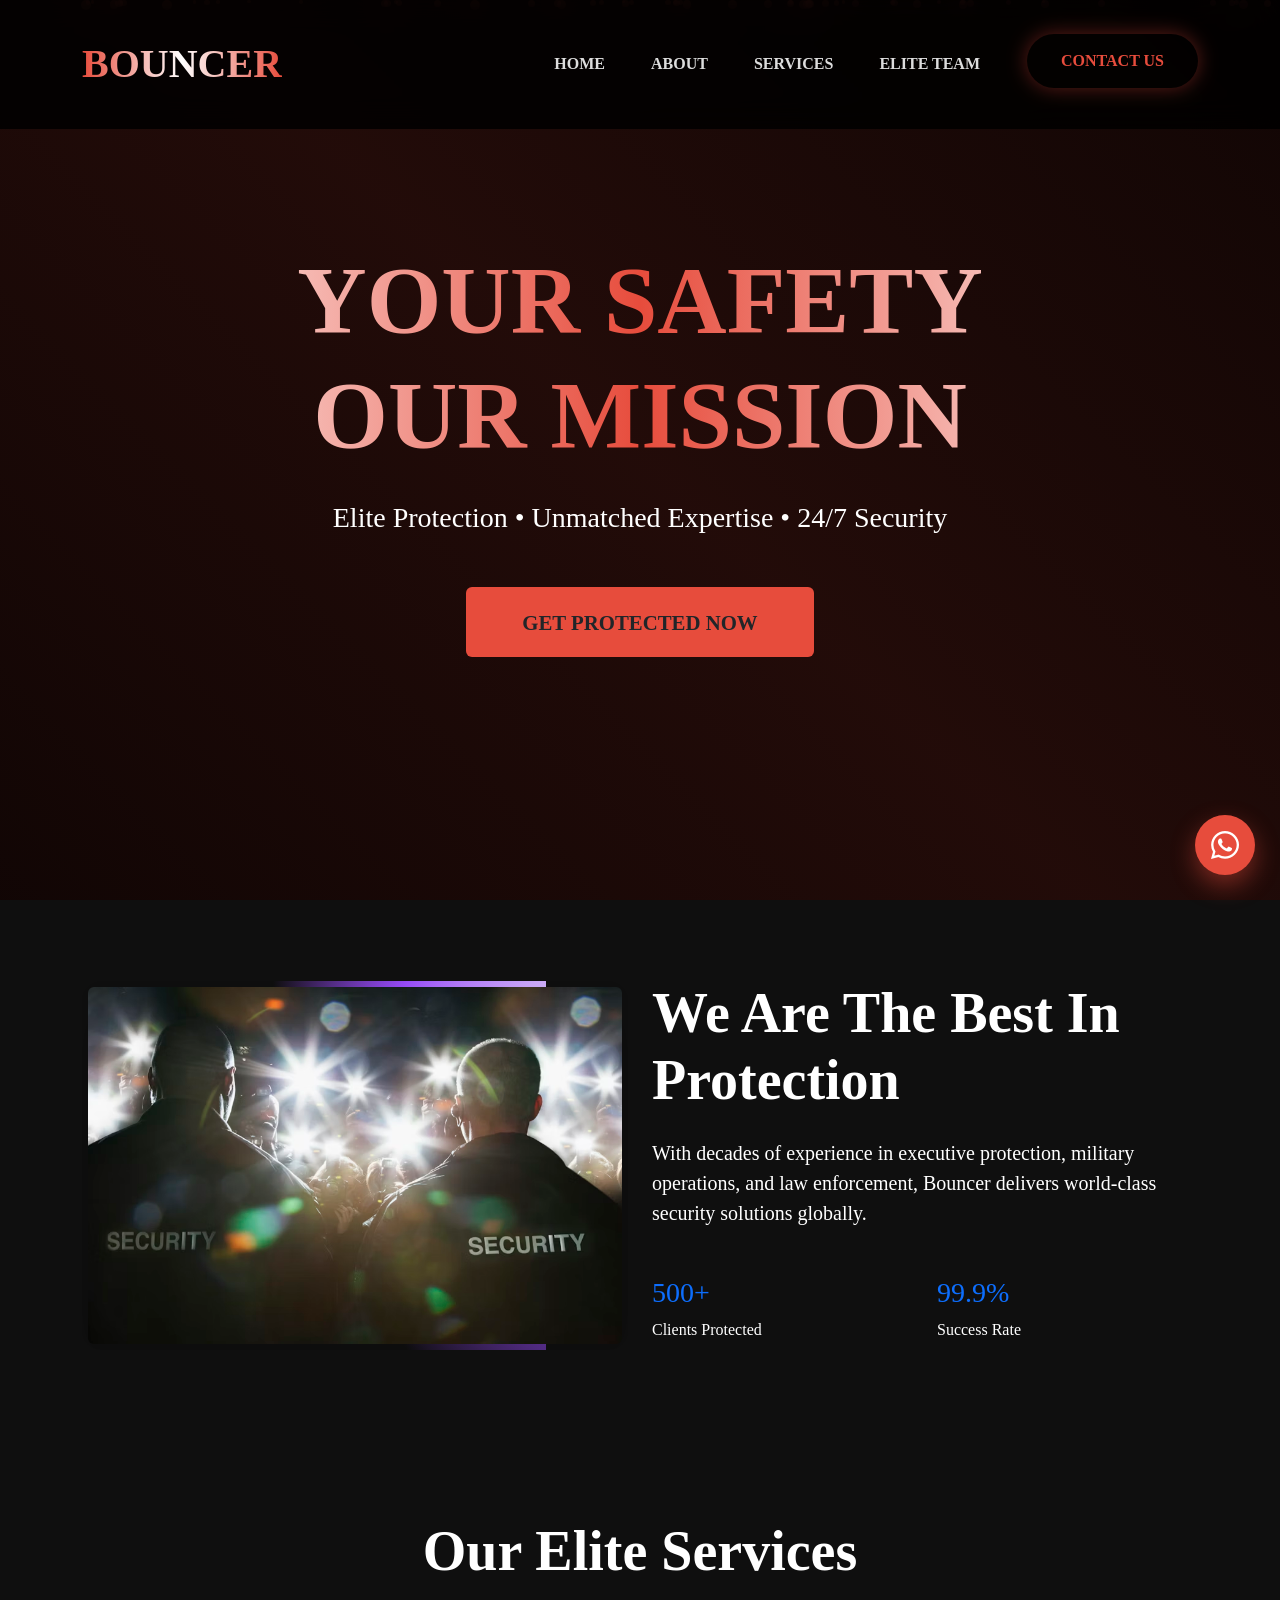
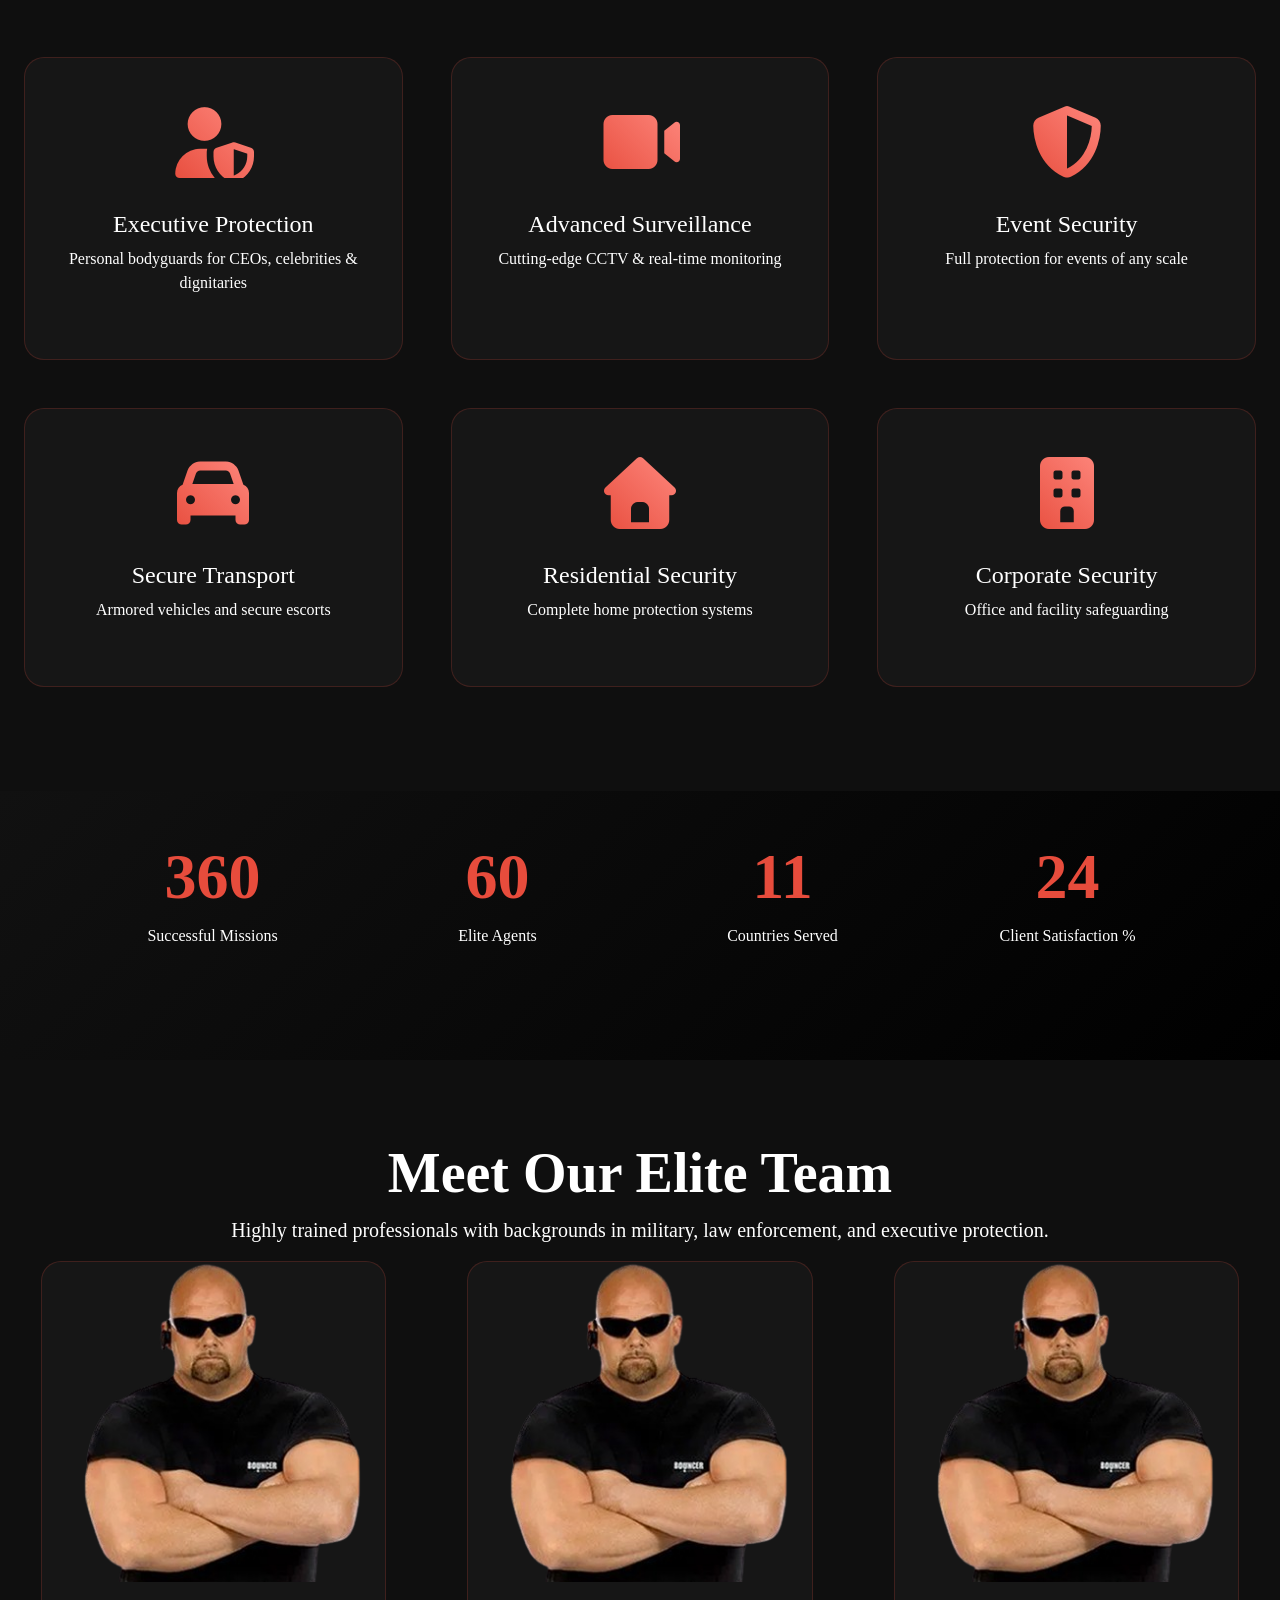
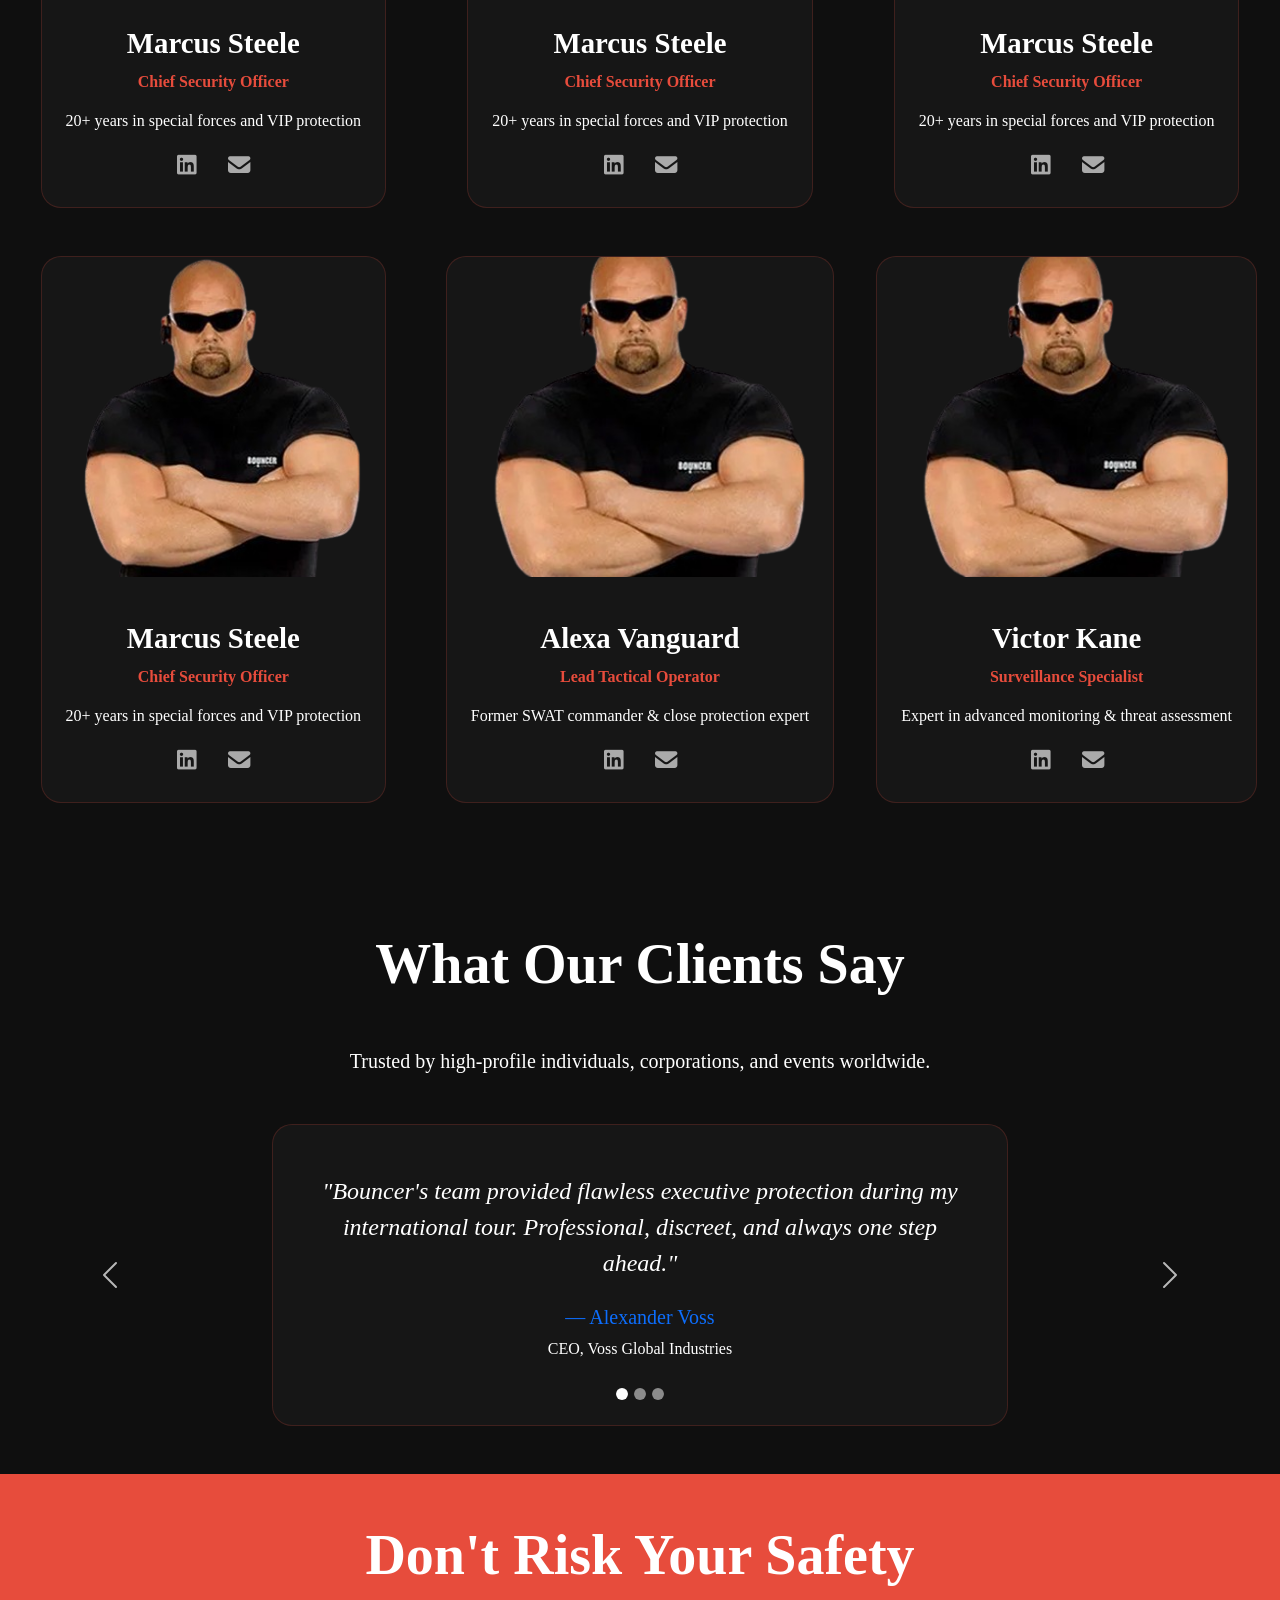
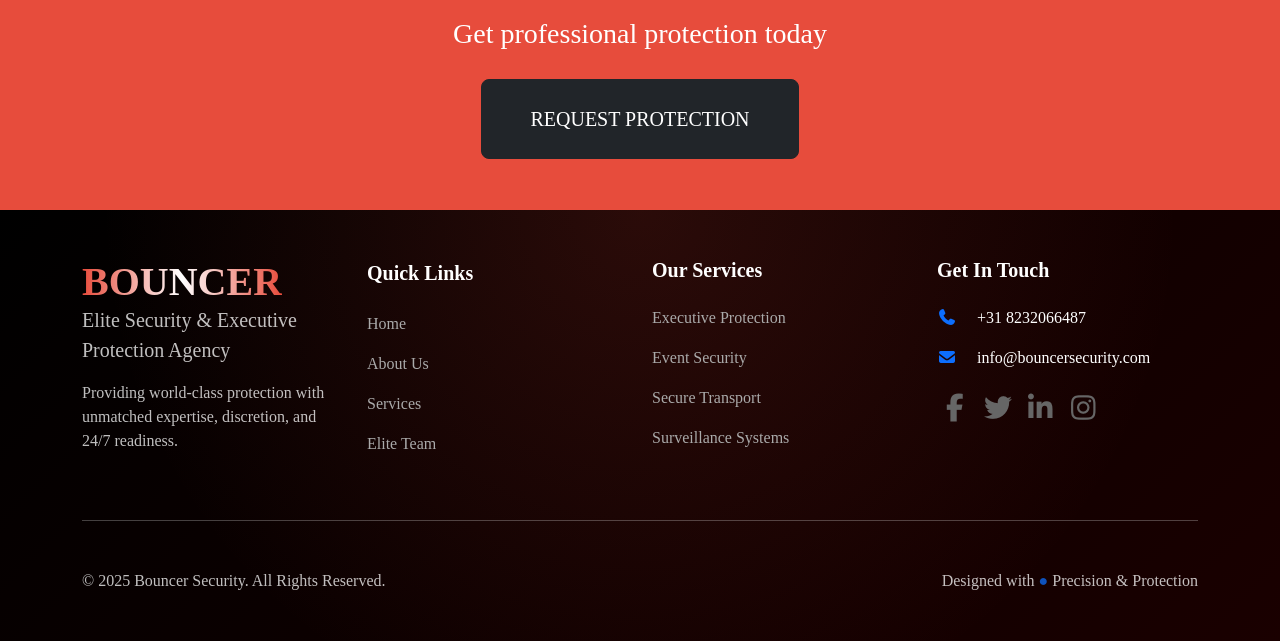
<file: index.html>
<!DOCTYPE html>
<html lang="en">
  <head>
    <meta charset="UTF-8" />
    <meta name="viewport" content="width=device-width, initial-scale=1.0" />
    <title>BOUNCER</title>
    <link
      rel="icon"
      href="./assets/img/bodyguard-icon.png"
      type="image/bodyguard-icon"
    />

    <link rel="stylesheet" href="./bootstrap/css/bootstrap.min.css" />
    <link rel="stylesheet" href="./fontawesome/css/all.min.css" />

    <link rel="stylesheet" href="./css-folder/style.css" />
  </head>
  <body>
    <!-- Enhanced Navbar -->
    <nav class="navbar navbar-expand-lg navbar-dark fixed-top">
      <div class="container">
        <a class="navbar-brand" href="./index.html">BOUNCER</a>
        <button
          class="navbar-toggler"
          type="button"
          data-bs-toggle="collapse"
          data-bs-target="#navbarNav"
          aria-controls="navbarNav"
          aria-expanded="false"
          aria-label="Toggle navigation"
        >
          <span class="nav-icon nav-hamburger">
            <i class="fas fa-bars"></i>
          </span>
          <span class="nav-icon nav-close">
            <i class="fas fa-times"></i>
          </span>
        </button>

        <div class="collapse navbar-collapse" id="navbarNav">
          <ul class="navbar-nav ms-auto">
            <li class="nav-item">
              <a class="nav-link" href="./index.html">Home</a>
            </li>
            <li class="nav-item">
              <a class="nav-link" href="./about.html">About</a>
            </li>
            <li class="nav-item">
              <a class="nav-link" href="#services">Services</a>
            </li>
            <li class="nav-item">
              <a class="nav-link" href="#EliteTeam">Elite Team</a>
            </li>
          </ul>

          <!-- Contact Us Button (separate from regular links) -->
          <div class="ms-lg-4 mt-3 mt-lg-0">
            <a href="./contact.html" class="btn contact-nav-btn">Contact Us</a>
          </div>
        </div>
      </div>
    </nav>

    <main>
      <!-- Floating Particles -->
      <div id="particles"></div>

      <!-- Hero -->
      <section id="home" class="hero text-center">
        <div class="container position-relative" style="z-index: 2">
          <h1>YOUR SAFETY<br />OUR MISSION</h1>
          <p class="lead mt-4 mb-5 fs-3">
            Elite Protection • Unmatched Expertise • 24/7 Security
          </p>
          <a href="./contact.html" class="btn btn-primary-glow"
            >GET PROTECTED NOW</a
          >
        </div>
      </section>

      <!-- About -->
      <section id="about" class="section-dark">
        <div class="container">
          <div class="row align-items-center">
            <div class="col-lg-6 fade-in">
              <div class="glow-border">
                <img
                  src="./assets/img/guard.avif"
                  class="img-fluid rounded shadow-lg"
                  alt="Team"
                />
              </div>
            </div>

            <div class="col-lg-6 fade-in">
              <h2 class="display-4 fw-bold mb-4">
                We Are The Best In Protection
              </h2>
              <p
                class="lead text-center text-md-start"
                style="text-align: justify"
              >
                With decades of experience in executive protection, military
                operations, and law enforcement, Bouncer delivers world-class
                security solutions globally.
              </p>
              <div class="row mt-5">
                <div class="col-6">
                  <h3 class="text-primary">500+</h3>
                  <p>Clients Protected</p>
                </div>
                <div class="col-6">
                  <h3 class="text-primary">99.9%</h3>
                  <p>Success Rate</p>
                </div>
              </div>
            </div>
          </div>
        </div>
      </section>

      <!-- old Services -->
      <!-- services -->
      <!-- <section id="services" class="section-dark">
        <div class="container">
          <h2 class="text-center display-4 fw-bold mb-5 fade-in">
            Our Elite Services
          </h2>
          <div class="row g-5">
            <div class="col-md-4 fade-in p-0">
              <div class="service-card text-center">
                <i class="fas fa-user-shield service-icon"></i>
                <h4>Executive Protection</h4>
                <p>Personal bodyguards for CEOs, celebrities & dignitaries</p>
              </div>
            </div>

            <div class="col-md-4 fade-in p-0">
              <div class="service-card text-center">
                <i class="fas fa-video service-icon"></i>
                <h4>Advanced Surveillance</h4>
                <p>Cutting-edge CCTV & real-time monitoring</p>
              </div>
            </div>

            <div class="col-md-4 fade-in p-0">
              <div class="service-card text-center">
                <i class="fas fa-shield-alt service-icon"></i>
                <h4>Event Security</h4>
                <p>Full protection for events of any scale</p>
              </div>
            </div>

            <div class="col-md-4 fade-in p-0">
              <div class="service-card text-center">
                <i class="fas fa-car service-icon"></i>
                <h4>Secure Transport</h4>
                <p>Armored vehicles and secure escorts</p>
              </div>
            </div>

            <div class="col-md-4 fade-in p-0">
              <div class="service-card text-center">
                <i class="fas fa-home service-icon"></i>
                <h4>Residential Security</h4>
                <p>Complete home protection systems</p>
              </div>
            </div>

            <div class="col-md-4 fade-in p-0">
              <div class="service-card text-center">
                <i class="fas fa-building service-icon"></i>
                <h4>Corporate Security</h4>
                <p>Office and facility safeguarding</p>
              </div>
            </div>
          </div>
        </div>
      </section> -->

      <!-- New Services -->
      <section id="services" class="section-dark">
        <div class="container-fluid px-0">
          <h2 class="text-center display-4 fw-bold mb-5 fade-in">
            Our Elite Services
          </h2>

          <div class="row g-0">
            <div class="col-md-4 fade-in p-3 p-md-4">
              <div class="service-card text-center">
                <i class="fas fa-user-shield service-icon"></i>
                <h4>Executive Protection</h4>
                <p>Personal bodyguards for CEOs, celebrities & dignitaries</p>
              </div>
            </div>
            <div class="col-md-4 fade-in p-3 p-md-4">
              <div class="service-card text-center">
                <i class="fas fa-video service-icon"></i>
                <h4>Advanced Surveillance</h4>
                <p>Cutting-edge CCTV & real-time monitoring</p>
              </div>
            </div>
            <div class="col-md-4 fade-in p-3 p-md-4">
              <div class="service-card text-center">
                <i class="fas fa-shield-alt service-icon"></i>
                <h4>Event Security</h4>
                <p>Full protection for events of any scale</p>
              </div>
            </div>
          </div>
          <div class="row g-0">
            <div class="col-md-4 fade-in p-3 p-md-4">
              <div class="service-card text-center">
                <i class="fas fa-car service-icon"></i>
                <h4>Secure Transport</h4>
                <p>Armored vehicles and secure escorts</p>
              </div>
            </div>
            <div class="col-md-4 fade-in p-3 p-md-4">
              <div class="service-card text-center">
                <i class="fas fa-home service-icon"></i>
                <h4>Residential Security</h4>
                <p>Complete home protection systems</p>
              </div>
            </div>
            <div class="col-md-4 fade-in p-3 p-md-4">
              <div class="service-card text-center">
                <i class="fas fa-building service-icon"></i>
                <h4>Corporate Security</h4>
                <p>Office and facility safeguarding</p>
              </div>
            </div>
          </div>
        </div>
      </section>

      <!-- Stats -->
      <section
        id="stats"
        class="py-5"
        style="background: linear-gradient(135deg, #111, #000)"
      >
        <div class="container">
          <div class="row text-center">
            <div class="col-md-3 mb-5 fade-in">
              <h3 class="counter" data-target="1500">0</h3>
              <p>Successful Missions</p>
            </div>
            <div class="col-md-3 mb-5 fade-in">
              <h3 class="counter" data-target="250">0</h3>
              <p>Elite Agents</p>
            </div>
            <div class="col-md-3 mb-5 fade-in">
              <h3 class="counter" data-target="45">0</h3>
              <p>Countries Served</p>
            </div>
            <div class="col-md-3 mb-5 fade-in">
              <h3 class="counter" data-target="100">0</h3>
              <p>Client Satisfaction %</p>
            </div>
          </div>
        </div>
      </section>

      <!-- old-code -->
      <!-- Our Team Section -->
      <!-- <section id="EliteTeam" class="section-dark">
        <div class="container">
          <h2 class="text-center display-4 fw-bold mb-5 fade-in">
            Meet Our Elite Team
          </h2>
          <p
            class="text-center lead mb-5 fade-in"
            style="max-width: 800px; margin: 0 auto"
          >
            Highly trained professionals with backgrounds in military, law
            enforcement, and executive protection.
          </p>
          <div class="row g-5">
            <div class="col-md-4 fade-in">
              <div class="team-card">
                <img
                  src="https://images.unsplash.com/photo-1506794778202-cad84cf45f1d?ixlib=rb-4.0.3&auto=format&fit=crop&w=600&q=80"
                  alt="Team Member"
                  class="team-img"
                />
                <div class="p-4">
                  <h4 class="team-name">Marcus Steele</h4>
                  <p class="team-role">Chief Security Officer</p>
                  <p>20+ years in special forces and VIP protection</p>
                  <div class="team-social">
                    <a href="#"><i class="fab fa-linkedin"></i></a>
                    <a href="#"><i class="fas fa-envelope"></i></a>
                  </div>
                </div>
              </div>
            </div>
            <div class="col-md-4 fade-in">
              <div class="team-card">
                <img
                  src="https://images.unsplash.com/photo-1618371690240-e0d46eead4b8?q=80&w=387&auto=format&fit=crop&ixlib=rb-4.1.0&ixid=M3wxMjA3fDB8MHxwaG90by1wYWdlfHx8fGVufDB8fHx8fA%3D%3D"
                  alt="Team Member"
                  class="team-img"
                />
                <div class="p-4">
                  <h4 class="team-name">Alexa Vanguard</h4>
                  <p class="team-role">Lead Tactical Operator</p>
                  <p>Former SWAT commander & close protection expert</p>
                  <div class="team-social">
                    <a href="#"><i class="fab fa-linkedin"></i></a>
                    <a href="#"><i class="fas fa-envelope"></i></a>
                  </div>
                </div>
              </div>
            </div>
            <div class="col-md-4 fade-in">
              <div class="team-card">
                <img
                  src="https://images.unsplash.com/photo-1547355332-c590834bbbb4?q=80&w=327&auto=format&fit=crop&ixlib=rb-4.1.0&ixid=M3wxMjA3fDB8MHxwaG90by1wYWdlfHx8fGVufDB8fHx8fA%3D%3D"
                  alt="Team Member"
                  class="team-img"
                />
                <div class="p-4">
                  <h4 class="team-name">Victor Kane</h4>
                  <p class="team-role">Surveillance Specialist</p>
                  <p>Expert in advanced monitoring & threat assessment</p>
                  <div class="team-social">
                    <a href="#"><i class="fab fa-linkedin"></i></a>
                    <a href="#"><i class="fas fa-envelope"></i></a>
                  </div>
                </div>
              </div>
            </div>

            <div class="col-md-4 fade-in">
              <div class="team-card">
                <img
                  src="https://c7.alamy.com/comp/AYFBMT/african-male-bouncer-velvet-rope-AYFBMT.jpg"
                  alt="Team Member"
                  class="team-img"
                />
                <div class="p-4">
                  <h4 class="team-name">Marcus Steele</h4>
                  <p class="team-role">Chief Security Officer</p>
                  <p>20+ years in special forces and VIP protection</p>
                  <div class="team-social">
                    <a href="#"><i class="fab fa-linkedin"></i></a>
                    <a href="#"><i class="fas fa-envelope"></i></a>
                  </div>
                </div>
              </div>
            </div>
            <div class="col-md-4 fade-in">
              <div class="team-card">
                <img
                  src="https://images.unsplash.com/photo-1547355332-c590834bbbb4?q=80&w=327&auto=format&fit=crop&ixlib=rb-4.1.0&ixid=M3wxMjA3fDB8MHxwaG90by1wYWdlfHx8fGVufDB8fHx8fA%3D%3D"
                  alt="Team Member"
                  class="team-img"
                />
                <div class="p-4">
                  <h4 class="team-name">Alexa Vanguard</h4>
                  <p class="team-role">Lead Tactical Operator</p>
                  <p>Former SWAT commander & close protection expert</p>
                  <div class="team-social">
                    <a href="#"><i class="fab fa-linkedin"></i></a>
                    <a href="#"><i class="fas fa-envelope"></i></a>
                  </div>
                </div>
              </div>
            </div>
            <div class="col-md-4 fade-in">
              <div class="team-card">
                <img
                  src="https://images.unsplash.com/photo-1547355332-c590834bbbb4?q=80&w=327&auto=format&fit=crop&ixlib=rb-4.1.0&ixid=M3wxMjA3fDB8MHxwaG90by1wYWdlfHx8fGVufDB8fHx8fA%3D%3D"
                  alt="Team Member"
                  class="team-img"
                />
                <div class="p-4">
                  <h4 class="team-name">Victor Kane</h4>
                  <p class="team-role">Surveillance Specialist</p>
                  <p>Expert in advanced monitoring & threat assessment</p>
                  <div class="team-social">
                    <a href="#"><i class="fab fa-linkedin"></i></a>
                    <a href="#"><i class="fas fa-envelope"></i></a>
                  </div>
                </div>
              </div>
            </div>
          </div>
        </div>
      </section> -->

      <!-- New-code -->
      <section id="EliteTeam" class="section-dark">
        <div class="container-fluid px-0">
          <h2 class="text-center display-4 fw-bold fade-in">
            Meet Our Elite Team
          </h2>

          <p class="text-center lead fade-in team-intro">
            Highly trained professionals with backgrounds in military, law
            enforcement, and executive protection.
          </p>

          <div class="row g-0 mx-0">
            <!-- CARD 1 -->
            <div class="col-md-4 fade-in d-flex justify-content-center">
              <div class="team-card">
                <img
                  src="./assets/img/bouncer-security.png"
                  alt="Bouncer Body Guards"
                  class="team-img"
                />
                <div class="p-4">
                  <h4 class="team-name">Marcus Steele</h4>
                  <p class="team-role">Chief Security Officer</p>
                  <p>20+ years in special forces and VIP protection</p>
                  <div class="team-social">
                    <a href="#"><i class="fab fa-linkedin"></i></a>
                    <a href="#"><i class="fas fa-envelope"></i></a>
                  </div>
                </div>
              </div>
            </div>

            <!-- CARD 2 -->
            <div class="col-md-4 fade-in d-flex justify-content-center">
              <div class="team-card">
                <img
                  src="./assets/img/bouncer-security.png"
                  alt="Bouncer Body Guards"
                  class="team-img"
                />
                <div class="p-4">
                  <h4 class="team-name">Marcus Steele</h4>
                  <p class="team-role">Chief Security Officer</p>
                  <p>20+ years in special forces and VIP protection</p>
                  <div class="team-social">
                    <a href="#"><i class="fab fa-linkedin"></i></a>
                    <a href="#"><i class="fas fa-envelope"></i></a>
                  </div>
                </div>
              </div>
            </div>

            <!-- CARD 3 -->
            <div class="col-md-4 fade-in d-flex justify-content-center">
              <div class="team-card">
                <img
                  src="./assets/img/bouncer-security.png"
                  alt="Bouncer Body Guards"
                  class="team-img"
                />
                <div class="p-4">
                  <h4 class="team-name">Marcus Steele</h4>
                  <p class="team-role">Chief Security Officer</p>
                  <p>20+ years in special forces and VIP protection</p>
                  <div class="team-social">
                    <a href="#"><i class="fab fa-linkedin"></i></a>
                    <a href="#"><i class="fas fa-envelope"></i></a>
                  </div>
                </div>
              </div>
            </div>

            <!-- Repeat cards as needed (same structure) -->
          </div>
          <div class="row g-0 mx-0 pt-0 pt-md-5">
            <!-- CARD 1 -->
            <div class="col-md-4 fade-in d-flex justify-content-center">
              <div class="team-card">
                <img
                  src="./assets/img/bouncer-security.png"
                  alt="Team Member"
                  class="team-img"
                />
                <div class="p-4">
                  <h4 class="team-name">Marcus Steele</h4>
                  <p class="team-role">Chief Security Officer</p>
                  <p>20+ years in special forces and VIP protection</p>
                  <div class="team-social">
                    <a href="#"><i class="fab fa-linkedin"></i></a>
                    <a href="#"><i class="fas fa-envelope"></i></a>
                  </div>
                </div>
              </div>
            </div>

            <!-- CARD 2 -->
            <div class="col-md-4 fade-in d-flex justify-content-center">
              <div class="team-card">
                <img
                  src="./assets/img/bouncer-security.png"
                  alt="Team Member"
                  class="team-img"
                />
                <div class="p-4">
                  <h4 class="team-name">Alexa Vanguard</h4>
                  <p class="team-role">Lead Tactical Operator</p>
                  <p>Former SWAT commander & close protection expert</p>
                  <div class="team-social">
                    <a href="#"><i class="fab fa-linkedin"></i></a>
                    <a href="#"><i class="fas fa-envelope"></i></a>
                  </div>
                </div>
              </div>
            </div>

            <!-- CARD 3 -->
            <div class="col-md-4 fade-in d-flex justify-content-center">
              <div class="team-card">
                <img
                  src="./assets/img/bouncer-security.png"
                  alt="Team Member"
                  class="team-img"
                />
                <div class="p-4">
                  <h4 class="team-name">Victor Kane</h4>
                  <p class="team-role">Surveillance Specialist</p>
                  <p>Expert in advanced monitoring & threat assessment</p>
                  <div class="team-social">
                    <a href="#"><i class="fab fa-linkedin"></i></a>
                    <a href="#"><i class="fas fa-envelope"></i></a>
                  </div>
                </div>
              </div>
            </div>

            <!-- Repeat cards as needed (same structure) -->
          </div>
        </div>
      </section>

      <!-- Testimonials Section -->
      <section id="testimonials" class="section-dark py-5">
        <div class="container">
          <h2 class="text-center display-4 fw-bold mb-5 fade-in">
            What Our Clients Say
          </h2>
          <p
            class="text-center lead mb-5 fade-in"
            style="max-width: 800px; margin: 0 auto"
          >
            Trusted by high-profile individuals, corporations, and events
            worldwide.
          </p>

          <!-- Bootstrap Carousel for Testimonials -->
          <div
            id="testimonialCarousel"
            class="carousel slide fade-in"
            data-bs-ride="carousel"
          >
            <div class="carousel-inner text-center">
              <div class="carousel-item active">
                <div class="row justify-content-center">
                  <div class="col-lg-8">
                    <div
                      class="p-5"
                      style="
                        background: rgba(255, 255, 255, 0.03);
                        border-radius: 20px;
                        border: 1px solid rgba(231, 76, 60, 0.2);
                      "
                    >
                      <p class="fs-4 fst-italic mb-4">
                        "Bouncer's team provided flawless executive protection
                        during my international tour. Professional, discreet,
                        and always one step ahead."
                      </p>
                      <h5 class="text-primary">— Alexander Voss</h5>
                      <p>CEO, Voss Global Industries</p>
                    </div>
                  </div>
                </div>
              </div>

              <div class="carousel-item">
                <div class="row justify-content-center">
                  <div class="col-lg-8">
                    <div
                      class="p-5"
                      style="
                        background: rgba(255, 255, 255, 0.03);
                        border-radius: 20px;
                        border: 1px solid rgba(231, 76, 60, 0.2);
                      "
                    >
                      <p class="fs-4 fst-italic mb-4">
                        "Their event security team handled our gala with 500+
                        VIP guests perfectly. Zero incidents and complete peace
                        of mind."
                      </p>
                      <h5 class="text-primary">— Sophia Laurent</h5>
                      <p>Event Director, Laurent Foundation</p>
                    </div>
                  </div>
                </div>
              </div>

              <div class="carousel-item">
                <div class="row justify-content-center">
                  <div class="col-lg-8">
                    <div
                      class="p-5"
                      style="
                        background: rgba(255, 255, 255, 0.03);
                        border-radius: 20px;
                        border: 1px solid rgba(231, 76, 60, 0.2);
                      "
                    >
                      <p class="fs-4 fst-italic mb-4">
                        "The residential security system and on-call response
                        team gave my family the safety we needed in uncertain
                        times."
                      </p>
                      <h5 class="text-primary">— Dr. Michael Reyes</h5>
                      <p>Philanthropist & Surgeon</p>
                    </div>
                  </div>
                </div>
              </div>
            </div>

            <!-- Carousel Controls -->
            <button
              class="carousel-control-prev"
              type="button"
              data-bs-target="#testimonialCarousel"
              data-bs-slide="prev"
            >
              <span
                class="carousel-control-prev-icon"
                aria-hidden="true"
              ></span>
              <span class="visually-hidden">Previous</span>
            </button>
            <button
              class="carousel-control-next"
              type="button"
              data-bs-target="#testimonialCarousel"
              data-bs-slide="next"
            >
              <span
                class="carousel-control-next-icon"
                aria-hidden="true"
              ></span>
              <span class="visually-hidden">Next</span>
            </button>

            <!-- Indicators -->
            <div class="carousel-indicators mt-4">
              <button
                type="button"
                data-bs-target="#testimonialCarousel"
                data-bs-slide-to="0"
                class="active bg-white"
                aria-current="true"
                aria-label="Slide 1"
              ></button>
              <button
                type="button"
                data-bs-target="#testimonialCarousel"
                data-bs-slide-to="1"
                class="bg-white"
                aria-label="Slide 2"
              ></button>
              <button
                type="button"
                data-bs-target="#testimonialCarousel"
                data-bs-slide-to="2"
                class="bg-white"
                aria-label="Slide 3"
              ></button>
            </div>
          </div>
        </div>
      </section>

      <!-- CTA -->
      <section class="py-5 text-center" style="background: var(--primary)">
        <div class="container fade-in">
          <h2 class="display-4 fw-bold">Don't Risk Your Safety</h2>
          <p class="lead my-4 fs-3">Get professional protection today</p>
          <a href="./contact.html" class="btn btn-dark btn-lg px-5 py-4">
            REQUEST PROTECTION
          </a>
        </div>
      </section>
    </main>
    <!-- Floating WhatsApp Button -->
    <a
      href="https://wa.me/919999999999?text=Hello%20I%20would%20like%20to%20book%20an%20Ayurveda%20consultation"
      class="whatsapp-float"
      target="_blank"
      aria-label="Chat on WhatsApp"
    >
      <i class="fab fa-whatsapp"></i>
    </a>
    <!-- Footer -->
    <footer
      class="py-5"
      style="
        background: linear-gradient(135deg, #000, #1a0000);
        border-top: 3px solid var(--primary);
        position: relative;
        overflow: hidden;
      "
    >
      <!-- Subtle glow overlay -->
      <div
        style="
          position: absolute;
          inset: 0;
          background: radial-gradient(
            circle at top center,
            rgba(231, 76, 60, 0.15),
            transparent 70%
          );
          pointer-events: none;
        "
      ></div>

      <div class="container position-relative" style="z-index: 2">
        <div class="row gy-5">
          <!-- Brand & Description -->
          <div class="col-6 col-lg-3 fade-in">
            <a
              class="navbar-brand"
              href="./index.html"
              style="line-height: initial"
              >BOUNCER</a
            >
            <p class="lead opacity-75">
              Elite Security & Executive Protection Agency
            </p>
            <p class="opacity-75">
              Providing world-class protection with unmatched expertise,
              discretion, and 24/7 readiness.
            </p>
          </div>

          <!-- Quick Links -->
          <div class="col-6 col-lg-3 fade-in">
            <h5 class="text-white fw-bold mb-4" style="line-height: inherit">
              Quick Links
            </h5>
            <ul class="list-unstyled">
              <li class="mb-3">
                <a href="./index.html" class="footer-link">Home</a>
              </li>
              <li class="mb-3">
                <a href="./about.html" class="footer-link">About Us</a>
              </li>
              <li class="mb-3">
                <a href="#services" class="footer-link">Services</a>
              </li>
              <li class="mb-3">
                <a href="#EliteTeam" class="footer-link">Elite Team</a>
              </li>
            </ul>
          </div>

          <!-- Services Links -->
          <div class="col-6 col-lg-3 fade-in">
            <h5 class="text-white fw-bold mb-4">Our Services</h5>
            <ul class="list-unstyled">
              <li class="mb-3">
                <a href="#services" class="footer-link">Executive Protection</a>
              </li>
              <li class="mb-3">
                <a href="#services" class="footer-link">Event Security</a>
              </li>
              <li class="mb-3">
                <a href="#services" class="footer-link">Secure Transport</a>
              </li>
              <li class="mb-3">
                <a href="#services" class="footer-link">Surveillance Systems</a>
              </li>
            </ul>
          </div>

          <!-- Contact & Social -->
          <div class="col-6 col-lg-3 fade-in">
            <h5 class="text-white fw-bold mb-4">Get In Touch</h5>
            <p class="mb-3">
              <i class="fas fa-phone me-3 text-primary"></i> +31 8232066487
            </p>
            <p class="mb-4">
              <i class="fas fa-envelope me-3 text-primary"></i>
              info@bouncersecurity.com
            </p>

            <div class="d-flex gap-2">
              <a href="#" class="social-icon">
                <i class="fab fa-facebook-f fs-3"></i>
              </a>
              <a href="#" class="social-icon">
                <i class="fab fa-twitter fs-3"></i>
              </a>
              <a href="#" class="social-icon">
                <i class="fab fa-linkedin-in fs-3"></i>
              </a>
              <a href="#" class="social-icon">
                <i class="fab fa-instagram fs-3"></i>
              </a>
            </div>
          </div>
        </div>

        <hr class="my-5 opacity-25" />

        <div class="row align-items-center text-center">
          <div class="col-md-4 fade-in text-md-start">
            <p class="mb-0 opacity-75">
              © 2025 Bouncer Security. All Rights Reserved.
            </p>
          </div>

          <div class="col-md-4 fade-in proud">
            <!-- <span>
              Proudly designed by
              <a href="https://designglobal.in/" target="_blank"
                >Design Global Technology</a
              >
            </span> -->
          </div>

          <div class="col-md-4 fade-in text-md-end">
            <p class="mb-0 opacity-75">
              Designed with <span class="text-primary">●</span> Precision &
              Protection
            </p>
          </div>
        </div>
      </div>
    </footer>

    <script src="./js-folder/app.js"></script>
    <script src="./bootstrap/js/bootstrap.bundle.min.js"></script>
  </body>
</html>
</file>
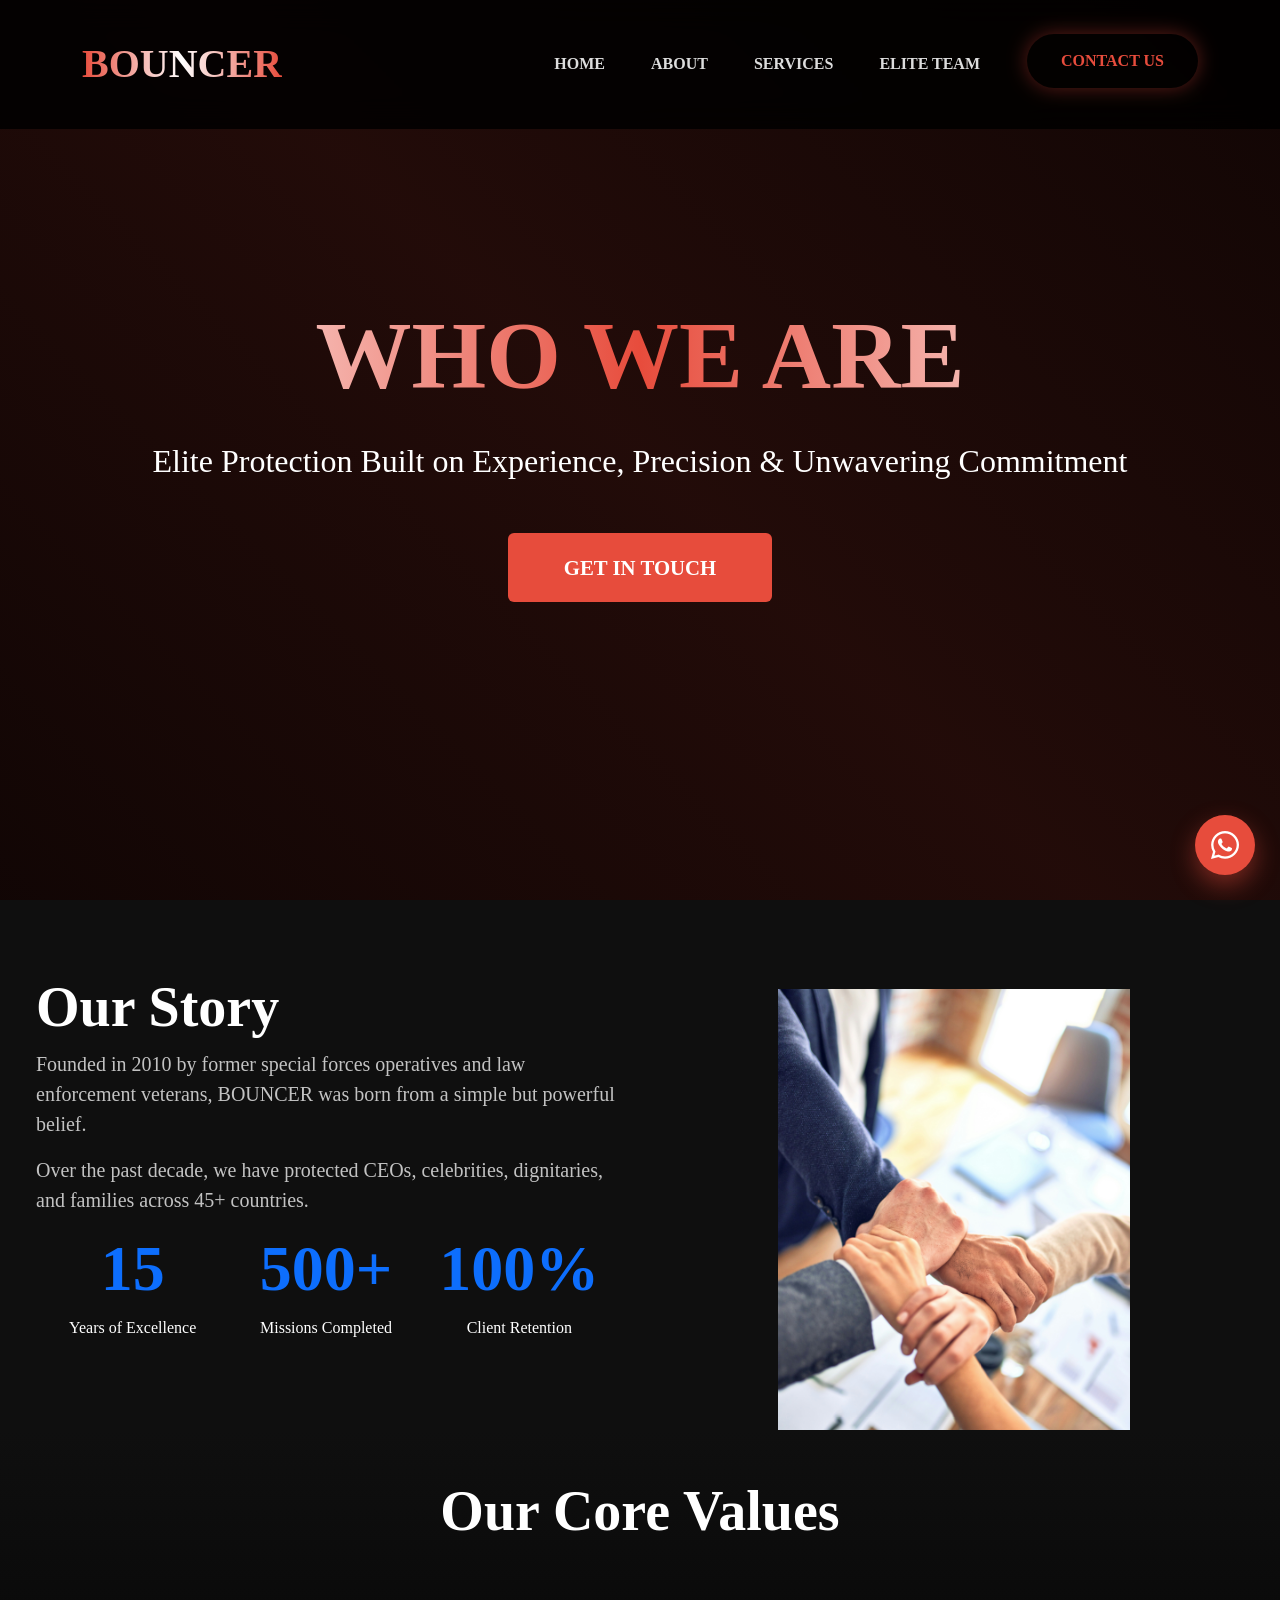
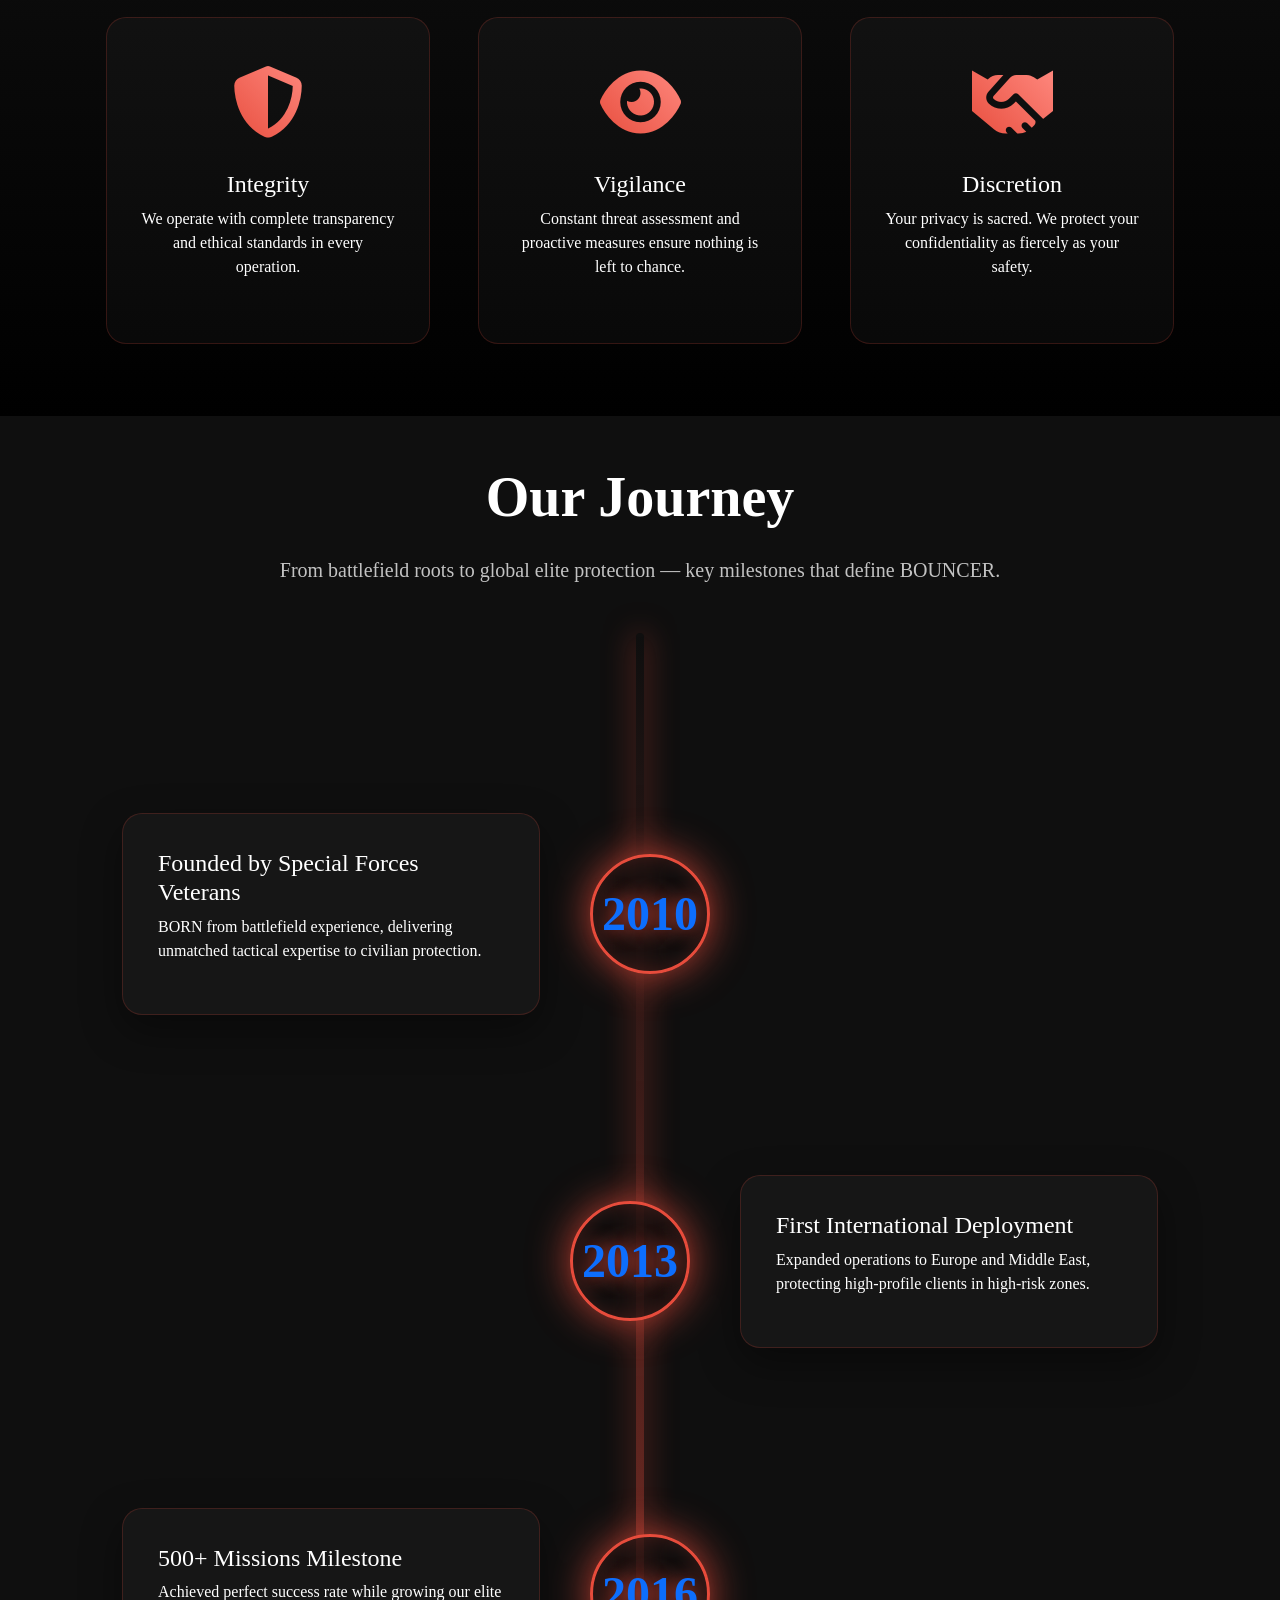
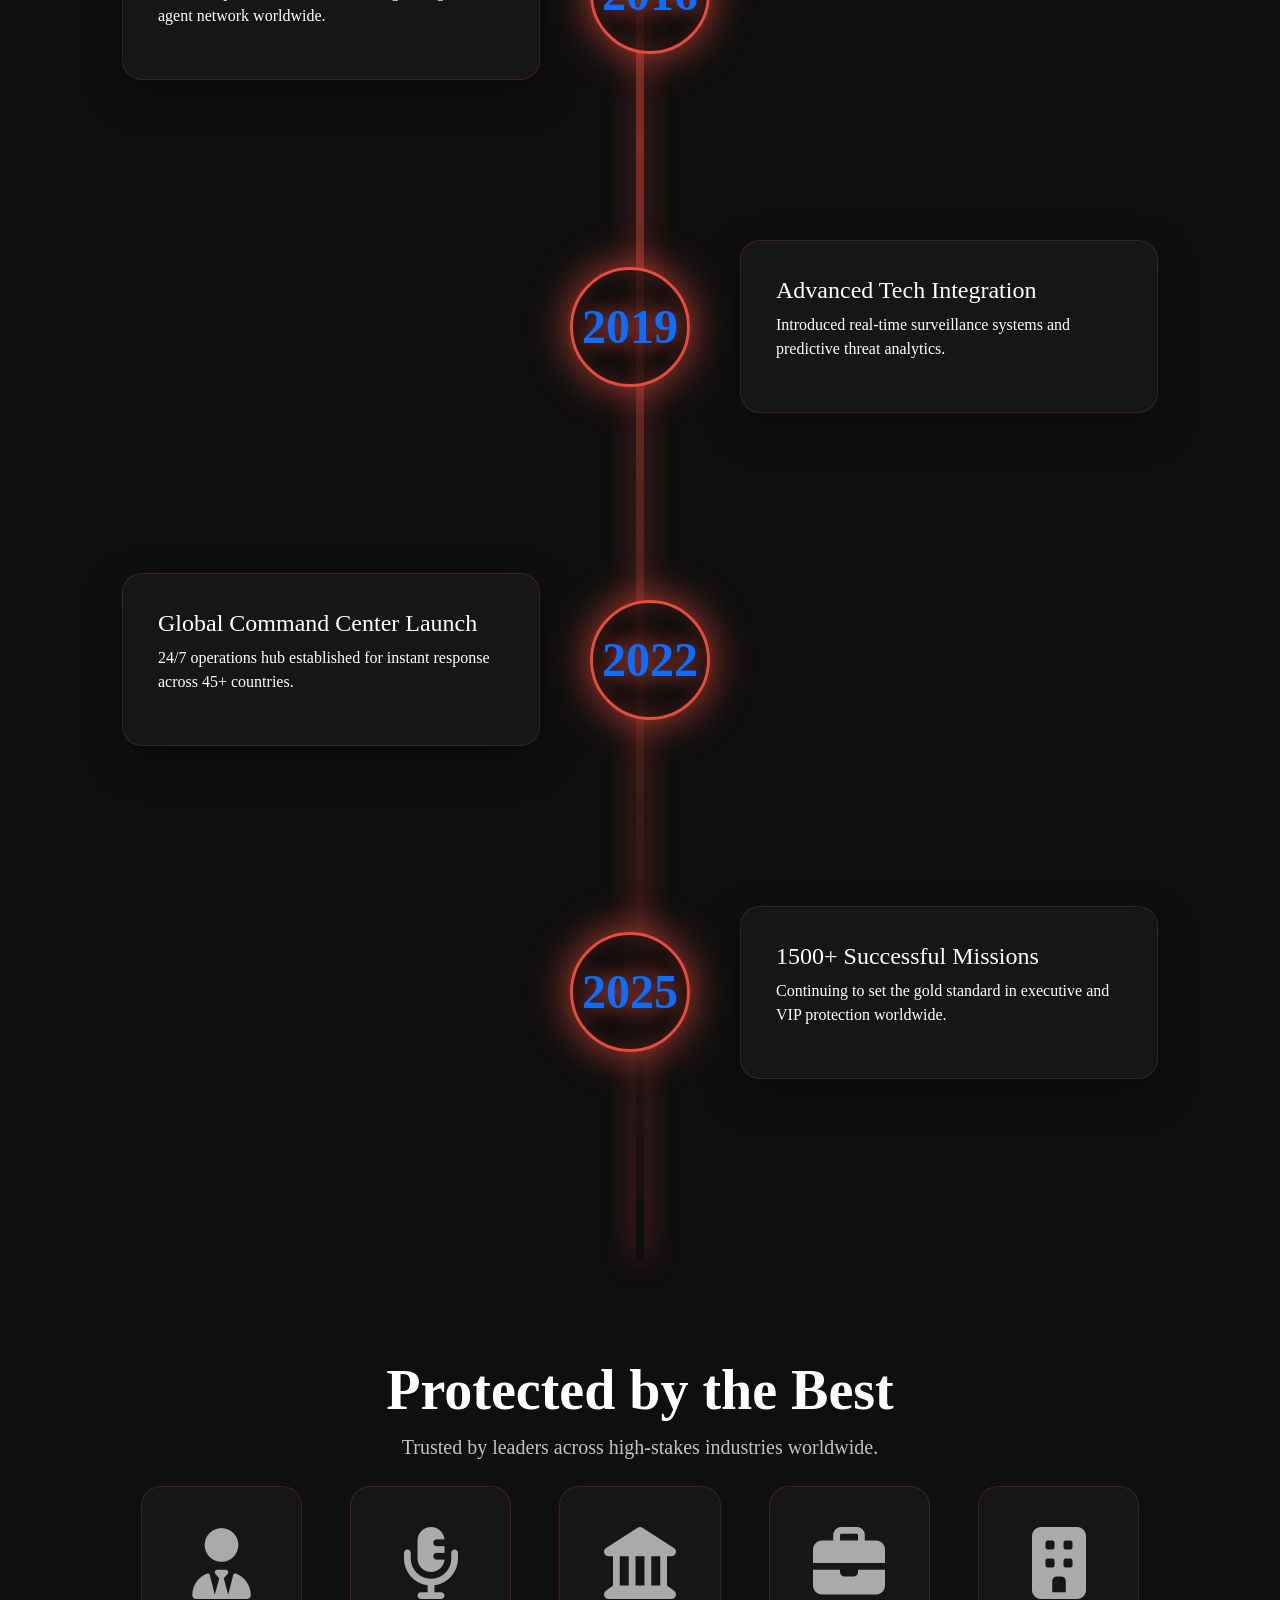
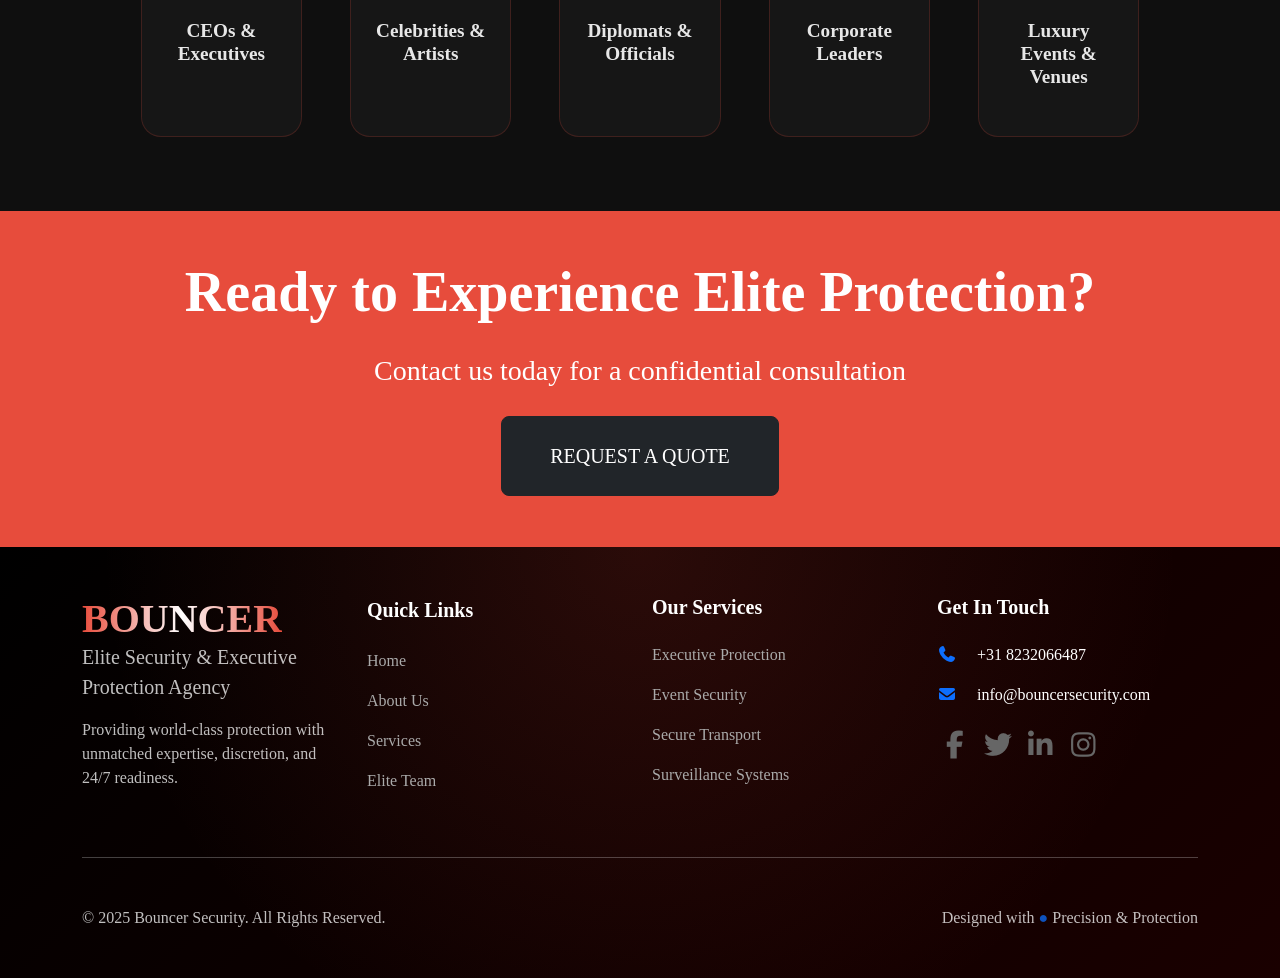
<file: about.html>
<!DOCTYPE html>
<html lang="en">
  <head>
    <meta charset="UTF-8" />
    <meta name="viewport" content="width=device-width, initial-scale=1.0" />
    <title>BOUNCER</title>
    <link
      rel="icon"
      href="./assets/img/bodyguard-icon.png"
      type="image/bodyguard-icon"
    />

    <link rel="stylesheet" href="./bootstrap/css/bootstrap.min.css" />
    <link rel="stylesheet" href="./fontawesome/css/all.min.css" />

    <link rel="stylesheet" href="./css-folder/about.css" />
  </head>
  <body>
    <!-- Enhanced Navbar -->
    <nav class="navbar navbar-expand-lg navbar-dark fixed-top">
      <div class="container">
        <a class="navbar-brand" href="./index.html">BOUNCER</a>
        <button
          class="navbar-toggler"
          type="button"
          data-bs-toggle="collapse"
          data-bs-target="#navbarNav"
          aria-controls="navbarNav"
          aria-expanded="false"
          aria-label="Toggle navigation"
        >
          <span class="nav-icon nav-hamburger">
            <i class="fas fa-bars"></i>
          </span>
          <span class="nav-icon nav-close">
            <i class="fas fa-times"></i>
          </span>
        </button>

        <div class="collapse navbar-collapse" id="navbarNav">
          <ul class="navbar-nav ms-auto">
            <li class="nav-item">
              <a class="nav-link" href="./index.html">Home</a>
            </li>
            <li class="nav-item">
              <a class="nav-link" href="./about.html">About</a>
            </li>
            <li class="nav-item">
              <a class="nav-link" href="#services">Services</a>
            </li>
            <li class="nav-item">
              <a class="nav-link" href="#EliteTeam">Elite Team</a>
            </li>
          </ul>

          <!-- Contact Us Button (separate from regular links) -->
          <div class="ms-lg-4 mt-3 mt-lg-0">
            <a href="./contact.html" class="btn contact-nav-btn">Contact Us</a>
          </div>
        </div>
      </div>
    </nav>

    <!-- ==================== MAIN CONTENT ==================== -->
    <main>
      <!-- Floating Particles (same as home page) -->
      <div id="particles"></div>

      <!-- Hero Section - About -->
      <section class="hero text-center" style="min-height: 80vh">
        <div class="container position-relative" style="z-index: 2">
          <h1 class="fade-in">WHO WE ARE</h1>
          <p class="lead mt-4 mb-5 fs-2 fade-in" style="animation-delay: 0.5s">
            Elite Protection Built on Experience, Precision & Unwavering
            Commitment
          </p>
          <a
            href="./contact.html"
            class="btn btn-primary-glow fade-in"
            style="animation-delay: 1s"
            >GET IN TOUCH</a
          >
        </div>
      </section>

      <!-- Our Story -->
      <!-- <section class="section-dark py-5">
        <div class="container">
          <div class="row align-items-center g-5">
            <div class="col-lg-6 fade-in">
              <h2 class="display-4 fw-bold mb-4">Our Story</h2>
              <p class="lead opacity-75" style="text-align: justify">
                Founded in 2010 by former special forces operatives and law
                enforcement veterans, BOUNCER was born from a simple but
                powerful belief: true security requires more than just presence
                — it demands expertise, anticipation, and absolute discretion.
              </p>
              <p class="opacity-75 fs-5" style="text-align: justify">
                Over the past decade, we have protected CEOs, celebrities,
                dignitaries, and families across 45+ countries. Every mission
                has strengthened our resolve to deliver protection that is
                proactive, seamless, and uncompromising.
              </p>
              <div class="row mt-5 text-center">
                <div class="col-4">
                  <h3 class="counter text-primary" data-target="15">0</h3>
                  <p>Years of Excellence</p>
                </div>
                <div class="col-4">
                  <h3 class="counter text-primary" data-target="1500">0</h3>
                  <p>Missions Completed</p>
                </div>
                <div class="col-4">
                  <h3 class="counter text-primary" data-target="100">0</h3>
                  <p>% Client Retention</p>
                </div>
              </div>
            </div>
            <div class="col-lg-6 fade-in">
              <div class="glow-border">
                <img
                  src="https://images.unsplash.com/photo-1600880292089-90a7e086ee0c?q=80&w=1374&auto=format&fit=crop"
                  alt="Our Team in Action"
                  class="img-fluid rounded shadow-lg"
                />
              </div>
            </div>
          </div>
        </div>
      </section> -->

      <section class="section-dark reset-spacing">
        <div class="container-fluid">
          <div class="row align-items-center g-0">
            <div class="col-lg-6 fade-in p-3 p-md-4">
              <h2 class="display-4 fw-bold">Our Story</h2>

              <p class="lead opacity-75 text-justify">
                Founded in 2010 by former special forces operatives and law
                enforcement veterans, BOUNCER was born from a simple but
                powerful belief.
              </p>

              <p class="opacity-75 fs-5 text-justify">
                Over the past decade, we have protected CEOs, celebrities,
                dignitaries, and families across 45+ countries.
              </p>

              <div class="row text-center g-0">
                <div class="col-4">
                  <h3 class="counter text-primary">15</h3>
                  <p>Years of Excellence</p>
                </div>
                <div class="col-4">
                  <h3 class="counter text-primary">500+</h3>
                  <p>Missions Completed</p>
                </div>
                <div class="col-4">
                  <h3 class="counter text-primary">100%</h3>
                  <p>Client Retention</p>
                </div>
              </div>
            </div>

            <div
              class="col-lg-6 fade-in p-3 p-md-4"
              style="height: 400px; width: 400px; margin: auto"
            >
              <img
                src="./assets/img/story.jfif"
                alt="Our Team"
                class="img-fluid"
              />
            </div>
          </div>
        </div>
      </section>

      <!-- Mission & Values -->
      <section
        class="section-dark py-5"
        style="background: linear-gradient(to bottom, var(--dark), #000)"
      >
        <div class="container">
          <h2 class="text-center display-4 fw-bold mb-5 fade-in">
            Our Core Values
          </h2>
          <!-- Old-Code -->
          <!-- <div class="row g-5">
            <div class="col-md-4 fade-in">
              <div class="service-card text-center h-100">
                <i class="fas fa-shield-alt service-icon"></i>
                <h4>Integrity</h4>
                <p>
                  We operate with complete transparency and ethical standards in
                  every operation.
                </p>
              </div>
            </div>
            <div class="col-md-4 fade-in">
              <div class="service-card text-center h-100">
                <i class="fas fa-eye service-icon"></i>
                <h4>Vigilance</h4>
                <p>
                  Constant threat assessment and proactive measures ensure
                  nothing is left to chance.
                </p>
              </div>
            </div>
            <div class="col-md-4 fade-in">
              <div class="service-card text-center h-100">
                <i class="fas fa-handshake service-icon"></i>
                <h4>Discretion</h4>
                <p>
                  Your privacy is sacred. We protect your confidentiality as
                  fiercely as your safety.
                </p>
              </div>
            </div>
          </div> -->

          <!-- New-Code -->
          <div class="row g-0">
            <div class="col-md-4 fade-in p-3 p-md-4">
              <div class="service-card text-center">
                <i class="fas fa-shield-alt service-icon"></i>
                <h4>Integrity</h4>
                <p>
                  We operate with complete transparency and ethical standards in
                  every operation.
                </p>
              </div>
            </div>
            <div class="col-md-4 fade-in p-3 p-md-4">
              <div class="service-card text-center">
                <i class="fas fa-eye service-icon"></i>
                <h4>Vigilance</h4>
                <p>
                  Constant threat assessment and proactive measures ensure
                  nothing is left to chance.
                </p>
              </div>
            </div>
            <div class="col-md-4 fade-in p-3 p-md-4">
              <div class="service-card text-center">
                <i class="fas fa-handshake service-icon"></i>
                <h4>Discretion</h4>
                <p>
                  Your privacy is sacred. We protect your confidentiality as
                  fiercely as your safety.
                </p>
              </div>
            </div>
          </div>
        </div>
      </section>

      <!-- Enhanced Our Journey Timeline Section -->
      <!-- Final Professional Our Journey Timeline Section -->
      <section class="section-dark py-5">
        <div class="container">
          <div class="text-center mb-5 fade-in">
            <h2 class="display-4 fw-bold">Our Journey</h2>
            <p
              class="lead opacity-75 mt-4"
              style="max-width: 800px; margin: 0 auto"
            >
              From battlefield roots to global elite protection — key milestones
              that define BOUNCER.
            </p>
          </div>

          <div class="enhanced-timeline fade-in">
            <!-- Milestone 1 -->
            <div class="timeline-item left">
              <div class="timeline-node">
                <span class="timeline-year text-primary">2010</span>
              </div>
              <div class="timeline-content">
                <h4>Founded by Special Forces Veterans</h4>
                <p>
                  BORN from battlefield experience, delivering unmatched
                  tactical expertise to civilian protection.
                </p>
              </div>
            </div>

            <!-- Milestone 2 -->
            <div class="timeline-item right">
              <div class="timeline-node">
                <span class="timeline-year text-primary">2013</span>
              </div>
              <div class="timeline-content">
                <h4>First International Deployment</h4>
                <p>
                  Expanded operations to Europe and Middle East, protecting
                  high-profile clients in high-risk zones.
                </p>
              </div>
            </div>

            <!-- Milestone 3 -->
            <div class="timeline-item left">
              <div class="timeline-node">
                <span class="timeline-year text-primary">2016</span>
              </div>
              <div class="timeline-content">
                <h4>500+ Missions Milestone</h4>
                <p>
                  Achieved perfect success rate while growing our elite agent
                  network worldwide.
                </p>
              </div>
            </div>

            <!-- Milestone 4 -->
            <div class="timeline-item right">
              <div class="timeline-node">
                <span class="timeline-year text-primary">2019</span>
              </div>
              <div class="timeline-content">
                <h4>Advanced Tech Integration</h4>
                <p>
                  Introduced real-time surveillance systems and predictive
                  threat analytics.
                </p>
              </div>
            </div>

            <!-- Milestone 5 -->
            <div class="timeline-item left">
              <div class="timeline-node">
                <span class="timeline-year text-primary">2022</span>
              </div>
              <div class="timeline-content">
                <h4>Global Command Center Launch</h4>
                <p>
                  24/7 operations hub established for instant response across
                  45+ countries.
                </p>
              </div>
            </div>

            <!-- Milestone 6 -->
            <div class="timeline-item right">
              <div class="timeline-node">
                <span class="timeline-year text-primary">2025</span>
              </div>
              <div class="timeline-content">
                <h4>1500+ Successful Missions</h4>
                <p>
                  Continuing to set the gold standard in executive and VIP
                  protection worldwide.
                </p>
              </div>
            </div>
          </div>
        </div>
      </section>

      <!-- old-code -->
      <!-- Protected by the Best - Client Industries Section -->
      <!-- <section class="section-dark py-5">
        <div class="container">
          <div class="text-center mb-5 fade-in">
            <h2 class="display-4 fw-bold">Protected by the Best</h2>
            <p
              class="lead opacity-75 mt-4"
              style="max-width: 800px; margin: 0 auto"
            >
              Trusted by leaders across high-stakes industries worldwide.
            </p>
          </div>

          <div class="row g-5 justify-content-center fade-in">
            <div class="col-lg-2 col-md-4 col-6">
              <div class="industry-card text-center">
                <i class="fas fa-user-tie industry-icon"></i>
                <h5 class="mt-3">CEOs & Executives</h5>
              </div>
            </div>

            <div class="col-lg-2 col-md-4 col-6">
              <div class="industry-card text-center">
                <i class="fas fa-microphone-alt industry-icon"></i>
                <h5 class="mt-3">Celebrities & Artists</h5>
              </div>
            </div>

            <div class="col-lg-2 col-md-4 col-6">
              <div class="industry-card text-center">
                <i class="fas fa-landmark industry-icon"></i>
                <h5 class="mt-3">Diplomats & Officials</h5>
              </div>
            </div>

            <div class="col-lg-2 col-md-4 col-6">
              <div class="industry-card text-center">
                <i class="fas fa-briefcase industry-icon"></i>
                <h5 class="mt-3">Corporate Leaders</h5>
              </div>
            </div>

            <div class="col-lg-2 col-md-4 col-6">
              <div class="industry-card text-center">
                <i class="fas fa-building industry-icon"></i>
                <h5 class="mt-3">Luxury Events & Venues</h5>
              </div>
            </div>
          </div>
        </div>
      </section> -->

      <!-- new-code -->
      <section class="section-dark reset-spacing">
        <div class="container-fluid">
          <div class="text-center fade-in">
            <h2 class="display-4 fw-bold">Protected by the Best</h2>
            <p class="lead opacity-75" style="max-width: 800px; margin: 0 auto">
              Trusted by leaders across high-stakes industries worldwide.
            </p>
          </div>

          <div class="row justify-content-center fade-in g-0">
            <div class="col-lg-2 col-md-4 col-6 p-3 p-md-4">
              <div class="industry-card text-center">
                <i class="fas fa-user-tie industry-icon"></i>
                <h5>CEOs & Executives</h5>
              </div>
            </div>

            <div class="col-lg-2 col-md-4 col-6 p-3 p-md-4">
              <div class="industry-card text-center">
                <i class="fas fa-microphone-alt industry-icon"></i>
                <h5>Celebrities & Artists</h5>
              </div>
            </div>

            <div class="col-lg-2 col-md-4 col-6 p-3 p-md-4">
              <div class="industry-card text-center">
                <i class="fas fa-landmark industry-icon"></i>
                <h5>Diplomats & Officials</h5>
              </div>
            </div>

            <div class="col-lg-2 col-md-4 col-6 p-3 p-md-4">
              <div class="industry-card text-center">
                <i class="fas fa-briefcase industry-icon"></i>
                <h5>Corporate Leaders</h5>
              </div>
            </div>

            <div class="col-lg-2 col-md-4 col-6 p-3 p-md-4">
              <div class="industry-card text-center">
                <i class="fas fa-building industry-icon"></i>
                <h5>Luxury Events & Venues</h5>
              </div>
            </div>
          </div>
        </div>
      </section>

      <!-- CTA Section -->
      <section class="py-5 text-center" style="background: var(--primary)">
        <div class="container fade-in">
          <h2 class="display-4 fw-bold">
            Ready to Experience Elite Protection?
          </h2>
          <p class="lead my-4 fs-3">
            Contact us today for a confidential consultation
          </p>
          <a href="./contact.html" class="btn btn-dark btn-lg px-5 py-4">
            REQUEST A QUOTE
          </a>
        </div>
      </section>
    </main>
    <!-- Floating WhatsApp Button -->
    <a
      href="https://wa.me/919999999999?text=Hello%20I%20would%20like%20to%20book%20an%20Ayurveda%20consultation"
      class="whatsapp-float"
      target="_blank"
      aria-label="Chat on WhatsApp"
    >
      <i class="fab fa-whatsapp"></i>
    </a>

    <!-- Footer -->

    <footer
      class="py-5"
      style="
        background: linear-gradient(135deg, #000, #1a0000);
        border-top: 3px solid var(--primary);
        position: relative;
        overflow: hidden;
      "
    >
      <!-- Subtle glow overlay -->
      <div
        style="
          position: absolute;
          inset: 0;
          background: radial-gradient(
            circle at top center,
            rgba(231, 76, 60, 0.15),
            transparent 70%
          );
          pointer-events: none;
        "
      ></div>

      <div class="container position-relative" style="z-index: 2">
        <div class="row gy-5">
          <!-- Brand & Description -->
          <div class="col-6 col-lg-3 fade-in">
            <a
              class="navbar-brand"
              href="./index.html"
              style="line-height: initial"
              >BOUNCER</a
            >
            <p class="lead opacity-75">
              Elite Security & Executive Protection Agency
            </p>
            <p class="opacity-75">
              Providing world-class protection with unmatched expertise,
              discretion, and 24/7 readiness.
            </p>
          </div>

          <!-- Quick Links -->
          <div class="col-6 col-lg-3 fade-in">
            <h5 class="text-white fw-bold mb-4" style="line-height: inherit">
              Quick Links
            </h5>
            <ul class="list-unstyled">
              <li class="mb-3">
                <a href="./index.html" class="footer-link">Home</a>
              </li>
              <li class="mb-3">
                <a href="./about.html" class="footer-link">About Us</a>
              </li>
              <li class="mb-3">
                <a href="#services" class="footer-link">Services</a>
              </li>
              <li class="mb-3">
                <a href="#EliteTeam" class="footer-link">Elite Team</a>
              </li>
            </ul>
          </div>

          <!-- Services Links -->
          <div class="col-6 col-lg-3 fade-in">
            <h5 class="text-white fw-bold mb-4">Our Services</h5>
            <ul class="list-unstyled">
              <li class="mb-3">
                <a href="#services" class="footer-link">Executive Protection</a>
              </li>
              <li class="mb-3">
                <a href="#services" class="footer-link">Event Security</a>
              </li>
              <li class="mb-3">
                <a href="#services" class="footer-link">Secure Transport</a>
              </li>
              <li class="mb-3">
                <a href="#services" class="footer-link">Surveillance Systems</a>
              </li>
            </ul>
          </div>

          <!-- Contact & Social -->
          <div class="col-6 col-lg-3 fade-in">
            <h5 class="text-white fw-bold mb-4">Get In Touch</h5>
            <p class="mb-3">
              <i class="fas fa-phone me-3 text-primary"></i> +31 8232066487
            </p>
            <p class="mb-4">
              <i class="fas fa-envelope me-3 text-primary"></i>
              info@bouncersecurity.com
            </p>

            <div class="d-flex gap-2">
              <a href="#" class="social-icon">
                <i class="fab fa-facebook-f fs-3"></i>
              </a>
              <a href="#" class="social-icon">
                <i class="fab fa-twitter fs-3"></i>
              </a>
              <a href="#" class="social-icon">
                <i class="fab fa-linkedin-in fs-3"></i>
              </a>
              <a href="#" class="social-icon">
                <i class="fab fa-instagram fs-3"></i>
              </a>
            </div>
          </div>
        </div>

        <hr class="my-5 opacity-25" />

        <div class="row align-items-center text-center">
          <div class="col-md-4 fade-in text-md-start">
            <p class="mb-0 opacity-75">
              © 2025 Bouncer Security. All Rights Reserved.
            </p>
          </div>

          <div class="col-md-4 fade-in proud">
            <!-- <span>
              Proudly designed by
              <a href="https://designglobal.in/" target="_blank"
                >Design Global Technology</a
              >
            </span> -->
          </div>

          <div class="col-md-4 fade-in text-md-end">
            <p class="mb-0 opacity-75">
              Designed with <span class="text-primary">●</span> Precision &
              Protection
            </p>
          </div>
        </div>
      </div>
    </footer>

    <script src="./js-folder/about.js"></script>
    <script src="./bootstrap/js/bootstrap.bundle.min.js"></script>
  </body>
</html>
</file>
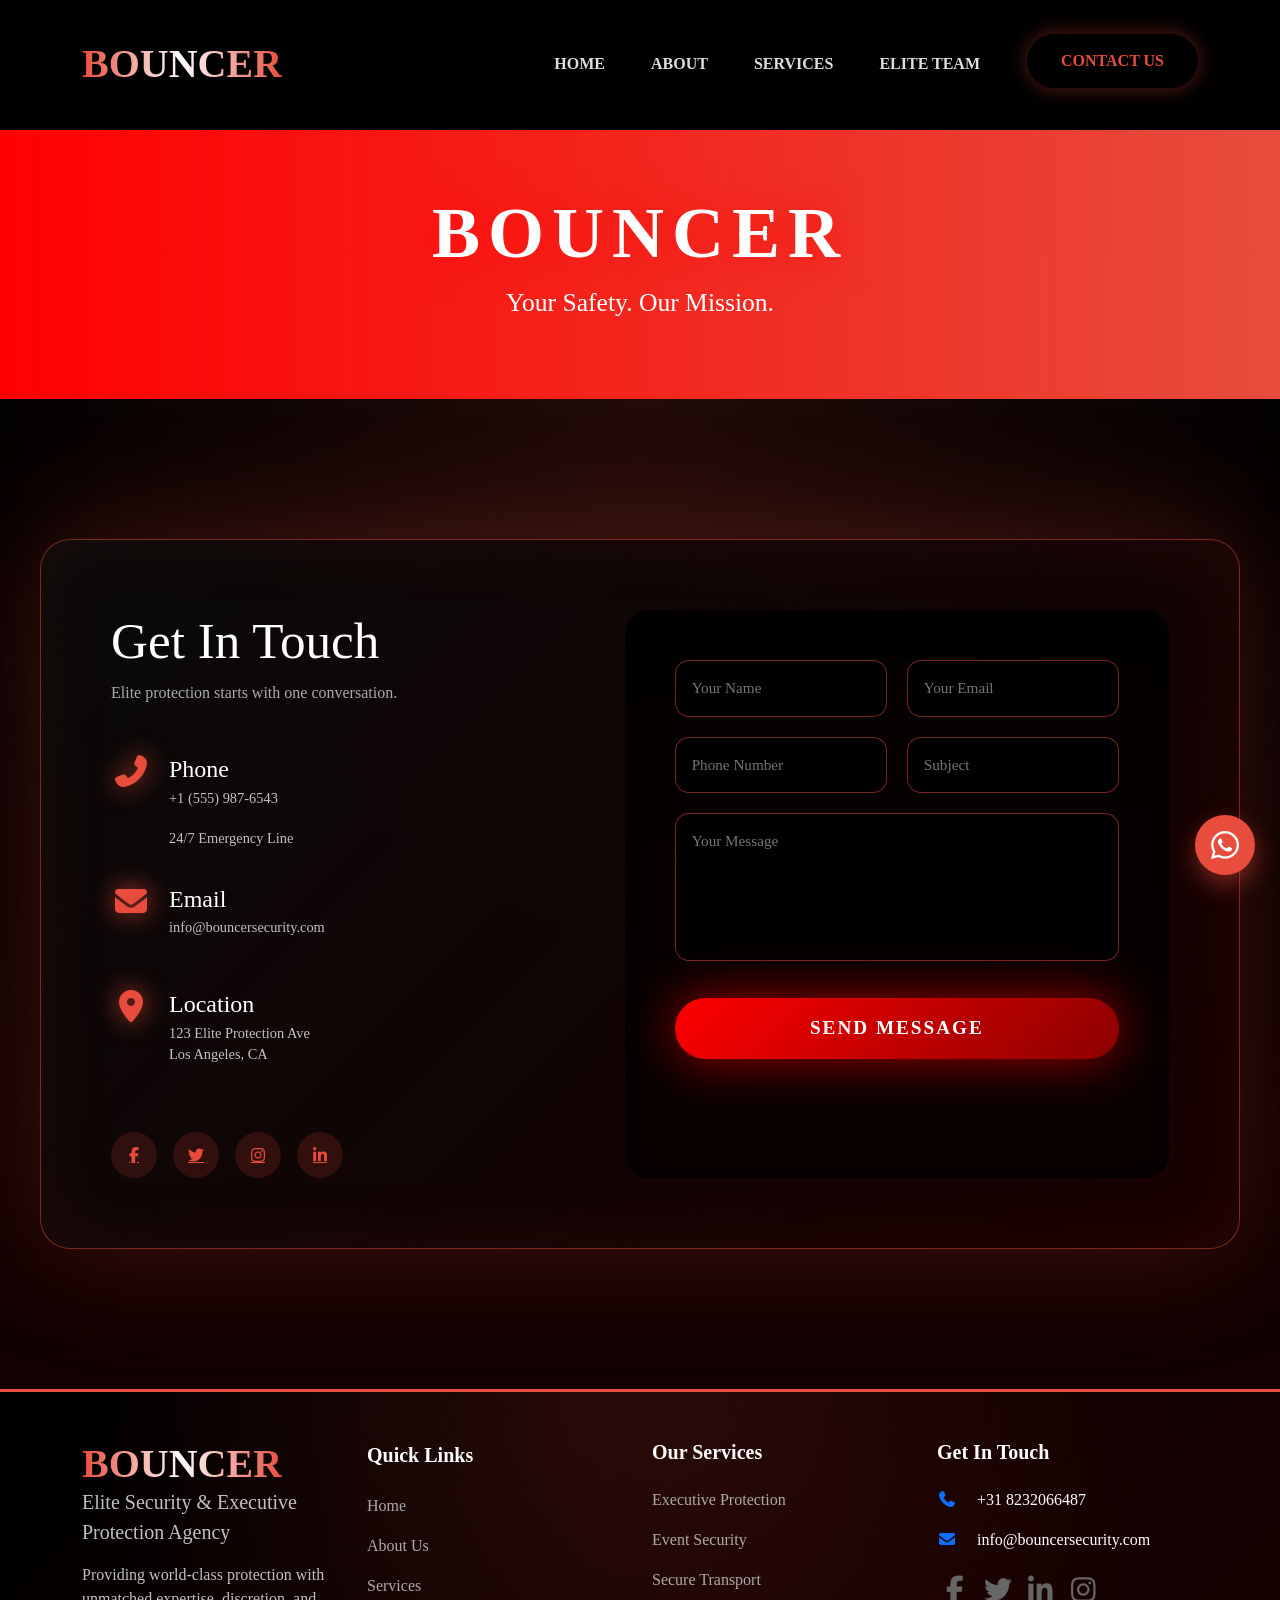
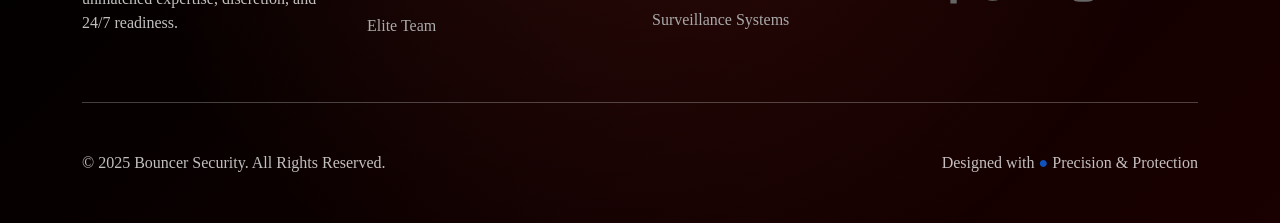
<file: contact.html>
<!DOCTYPE html>
<html lang="en">
  <head>
    <meta charset="UTF-8" />
    <meta name="viewport" content="width=device-width, initial-scale=1.0" />
    <title>BOUNCER</title>
    <link
      rel="icon"
      href="./assets/img/bodyguard-icon.png"
      type="image/bodyguard-icon"
    />

    <link rel="stylesheet" href="./bootstrap/css/bootstrap.min.css" />
    <link rel="stylesheet" href="./fontawesome/css/all.min.css" />

    <link rel="stylesheet" href="./css-folder/contact.css" />
  </head>
  <body>
    <!-- Enhanced Navbar -->
    <nav class="navbar navbar-expand-lg navbar-dark fixed-top">
      <div class="container">
        <a class="navbar-brand" href="./index.html">BOUNCER</a>
        <button
          class="navbar-toggler"
          type="button"
          data-bs-toggle="collapse"
          data-bs-target="#navbarNav"
          aria-controls="navbarNav"
          aria-expanded="false"
          aria-label="Toggle navigation"
        >
          <span class="nav-icon nav-hamburger">
            <i class="fas fa-bars"></i>
          </span>
          <span class="nav-icon nav-close">
            <i class="fas fa-times"></i>
          </span>
        </button>

        <div class="collapse navbar-collapse" id="navbarNav">
          <ul class="navbar-nav ms-auto">
            <li class="nav-item">
              <a class="nav-link" href="./index.html">Home</a>
            </li>
            <li class="nav-item">
              <a class="nav-link" href="./about.html">About</a>
            </li>
            <li class="nav-item">
              <a class="nav-link" href="#services">Services</a>
            </li>
            <li class="nav-item">
              <a class="nav-link" href="#EliteTeam">Elite Team</a>
            </li>
          </ul>

          <!-- Contact Us Button (separate from regular links) -->
          <div class="ms-lg-4 mt-3 mt-lg-0">
            <a href="./contact.html" class="btn contact-nav-btn">Contact Us</a>
          </div>
        </div>
      </div>
    </nav>

    <main>
      <!-- Hero Banner -->
      <section class="hero-banner">
        <div class="container">
          <h1>BOUNCER</h1>
          <p>Your Safety. Our Mission.</p>
        </div>
      </section>

      <!-- Contact Section -->
      <section class="elite-contact">
        <div class="elite-container">
          <!-- LEFT PANEL -->
          <div class="elite-info">
            <h2>Get In Touch</h2>
            <p class="subtitle">
              Elite protection starts with one conversation.
            </p>

            <div class="info-box">
              <i class="fas fa-phone-alt"></i>
              <div>
                <h4>Phone</h4>
                <p>+1 (555) 987-6543</p>
                <small>24/7 Emergency Line</small>
              </div>
            </div>

            <div class="info-box">
              <i class="fas fa-envelope"></i>
              <div>
                <h4>Email</h4>
                <p>info@bouncersecurity.com</p>
              </div>
            </div>

            <div class="info-box">
              <i class="fas fa-map-marker-alt"></i>
              <div>
                <h4>Location</h4>
                <p>
                  123 Elite Protection Ave<br />
                  Los Angeles, CA
                </p>
              </div>
            </div>

            <div class="elite-socials">
              <a href="#"><i class="fab fa-facebook-f"></i></a>
              <a href="#"><i class="fab fa-twitter"></i></a>
              <a href="#"><i class="fab fa-instagram"></i></a>
              <a href="#"><i class="fab fa-linkedin-in"></i></a>
            </div>
          </div>

          <!-- RIGHT PANEL -->
          <div class="elite-form-panel">
            <form class="elite-form">
              <div class="form-row">
                <input type="text" placeholder="Your Name" required />
                <input type="email" placeholder="Your Email" required />
              </div>

              <div class="form-row">
                <input type="tel" placeholder="Phone Number" />
                <input type="text" placeholder="Subject" required />
              </div>

              <textarea placeholder="Your Message" rows="5" required></textarea>

              <button type="submit">SEND MESSAGE</button>
            </form>
          </div>
        </div>
      </section>
    </main>
    <!-- Floating WhatsApp Button -->
    <a
      href="https://wa.me/919999999999?text=Hello%20I%20would%20like%20to%20book%20an%20Ayurveda%20consultation"
      class="whatsapp-float"
      target="_blank"
      aria-label="Chat on WhatsApp"
    >
      <i class="fab fa-whatsapp"></i>
    </a>

    <!-- Footer -->

    <footer
      class="py-5"
      style="
        background: linear-gradient(135deg, #000, #1a0000);
        border-top: 3px solid var(--primary);
        position: relative;
        overflow: hidden;
      "
    >
      <!-- Subtle glow overlay -->
      <div
        style="
          position: absolute;
          inset: 0;
          background: radial-gradient(
            circle at top center,
            rgba(231, 76, 60, 0.15),
            transparent 70%
          );
          pointer-events: none;
        "
      ></div>

      <div class="container position-relative" style="z-index: 2">
        <div class="row gy-5">
          <!-- Brand & Description -->
          <div class="col-6 col-lg-3 fade-in">
            <a
              class="navbar-brand"
              href="./index.html"
              style="line-height: initial"
              >BOUNCER</a
            >
            <p class="lead opacity-75">
              Elite Security & Executive Protection Agency
            </p>
            <p class="opacity-75">
              Providing world-class protection with unmatched expertise,
              discretion, and 24/7 readiness.
            </p>
          </div>

          <!-- Quick Links -->
          <div class="col-6 col-lg-3 fade-in">
            <h5 class="text-white fw-bold mb-4" style="line-height: inherit">
              Quick Links
            </h5>
            <ul class="list-unstyled">
              <li class="mb-3">
                <a href="./index.html" class="footer-link">Home</a>
              </li>
              <li class="mb-3">
                <a href="./about.html" class="footer-link">About Us</a>
              </li>
              <li class="mb-3">
                <a href="#services" class="footer-link">Services</a>
              </li>
              <li class="mb-3">
                <a href="#EliteTeam" class="footer-link">Elite Team</a>
              </li>
            </ul>
          </div>

          <!-- Services Links -->
          <div class="col-6 col-lg-3 fade-in">
            <h5 class="text-white fw-bold mb-4">Our Services</h5>
            <ul class="list-unstyled">
              <li class="mb-3">
                <a href="#services" class="footer-link">Executive Protection</a>
              </li>
              <li class="mb-3">
                <a href="#services" class="footer-link">Event Security</a>
              </li>
              <li class="mb-3">
                <a href="#services" class="footer-link">Secure Transport</a>
              </li>
              <li class="mb-3">
                <a href="#services" class="footer-link">Surveillance Systems</a>
              </li>
            </ul>
          </div>

          <!-- Contact & Social -->
          <div class="col-6 col-lg-3 fade-in">
            <h5 class="text-white fw-bold mb-4">Get In Touch</h5>
            <p class="mb-3">
              <i class="fas fa-phone me-3 text-primary"></i> +31 8232066487
            </p>
            <p class="mb-4">
              <i class="fas fa-envelope me-3 text-primary"></i>
              info@bouncersecurity.com
            </p>

            <div class="d-flex gap-2">
              <a href="#" class="social-icon">
                <i class="fab fa-facebook-f fs-3"></i>
              </a>
              <a href="#" class="social-icon">
                <i class="fab fa-twitter fs-3"></i>
              </a>
              <a href="#" class="social-icon">
                <i class="fab fa-linkedin-in fs-3"></i>
              </a>
              <a href="#" class="social-icon">
                <i class="fab fa-instagram fs-3"></i>
              </a>
            </div>
          </div>
        </div>

        <hr class="my-5 opacity-25" />

        <div class="row align-items-center text-center">
          <div class="col-md-4 fade-in text-md-start">
            <p class="mb-0 opacity-75">
              © 2025 Bouncer Security. All Rights Reserved.
            </p>
          </div>

          <div class="col-md-4 fade-in proud">
            <!-- <span>
              Proudly designed by
              <a href="https://designglobal.in/" target="_blank"
                >Design Global Technology</a
              >
            </span> -->
          </div>

          <div class="col-md-4 fade-in text-md-end">
            <p class="mb-0 opacity-75">
              Designed with <span class="text-primary">●</span> Precision &
              Protection
            </p>
          </div>
        </div>
      </div>
    </footer>

    <script src="./js-folder/contact.js"></script>
    <script src="./bootstrap/js/bootstrap.bundle.min.js"></script>
  </body>
</html>
</file>
<file: css-folder/style.css>
* {
  margin: 0;
  padding: 0;
  box-sizing: border-box;
  font-family: "Gilroy";
}

html,
body {
  height: 100%;
  width: 100%;
}

:root {
  --primary: #e74c3c;
  --dark: #0f0f0f;
}

body {
  font-family: "Segoe UI", Tahoma, Geneva, Verdana, sans-serif;
  background: #000;
  color: #fff;
  overflow-x: hidden;
}

/* Enhanced Navbar */
.navbar {
  background: rgba(0, 0, 0, 0.85);
  backdrop-filter: blur(15px);
  transition: all 0.5s ease;
  padding: 1.8rem 0;
  border-bottom: 1px solid transparent;
}
.navbar.scrolled {
  padding: 1rem 0;
  background: rgba(0, 0, 0, 0.95);
  box-shadow: 0 10px 30px rgba(231, 76, 60, 0.3);
  border-bottom: 1px solid var(--primary);
}

.navbar-brand {
  font-size: 2.5rem;
  font-weight: 900;
  background: linear-gradient(90deg, var(--primary), #fff, var(--primary));
  -webkit-background-clip: text;
  -webkit-text-fill-color: transparent;
  animation: logoGlow 4s infinite alternate;
}
@keyframes logoGlow {
  from {
    filter: drop-shadow(0 0 10px var(--primary));
  }
  to {
    filter: drop-shadow(0 0 30px var(--primary));
  }
}

.nav-link {
  color: #ddd !important;
  font-weight: bold;
  text-transform: uppercase;
  font-size: 1rem;
  margin: 0 15px;
  position: relative;
  transition: color 0.4s ease;
}
.nav-link::after {
  content: "";
  position: absolute;
  bottom: -8px;
  left: 50%;
  width: 0;
  height: 3px;
  background: var(--primary);
  transition: all 0.4s ease;
  transform: translateX(-50%);
}
.nav-link:hover,
.nav-link.active {
  color: var(--primary) !important;
}
.nav-link:hover::after,
.nav-link.active::after {
  width: 100%;
}

/* Active link indicator glow */
.nav-link.active {
  animation: pulse 2s infinite;
}
@keyframes pulse {
  0% {
    text-shadow: 0 0 10px var(--primary);
  }
  50% {
    text-shadow: 0 0 20px var(--primary);
  }
  100% {
    text-shadow: 0 0 10px var(--primary);
  }
}

/* Contact Us Button in Navbar - Premium & Subtle Glow */
.contact-nav-btn {
  display: inline-block;
  padding: 0.8rem 2rem;
  font-weight: bold;
  text-transform: uppercase;
  color: #fff !important;
  background: transparent;
  border: 2px solid transparent;
  border-radius: 50px;
  position: relative;
  overflow: hidden;
  transition: all 0.4s ease;
  z-index: 1;
}

/* Glowing red border effect */
.contact-nav-btn::before {
  content: "";
  position: absolute;
  top: 0;
  left: 0;
  right: 0;
  bottom: 0;
  border-radius: 50px;
  padding: 2px;
  background: linear-gradient(45deg, transparent, var(--primary), transparent);
  -webkit-mask: linear-gradient(#fff 0 0) content-box, linear-gradient(#fff 0 0);
  -webkit-mask-composite: xor;
  mask-composite: exclude;
  opacity: 0;
  transition: opacity 0.4s ease;
}

/* Hover: red glow + background tint */
.contact-nav-btn {
  color: var(--primary) !important;
  transform: translateY(-3px);
  box-shadow: 0 0 20px rgba(231, 76, 60, 0.4);
}

.contact-nav-btn:hover::before {
  opacity: 1;
  animation: borderGlow 2s infinite alternate;
}

@keyframes borderGlow {
  from {
    filter: brightness(1);
  }
  to {
    filter: brightness(1.5);
  }
}

/* Active state glow (like other nav links) */
.contact-nav-btn:active,
.nav-link.active + .contact-nav-btn {
  /* if needed */
  animation: pulse 2s infinite;
}

:root {
  --primary: #e74c3c;
  --dark: #0f0f0f;
}

body {
  font-family: "Segoe UI", Tahoma, Geneva, Verdana, sans-serif;
  background: #000;
  color: #fff;
  overflow-x: hidden;
}

/* ICON BASE */
.nav-icon {
  font-size: 1.8rem;
  color: var(--primary);
  display: none;
}

/* DEFAULT: SHOW HAMBURGER */
.navbar-toggler .nav-hamburger {
  display: inline-block;
}

/* WHEN MENU IS OPEN */
.navbar-toggler[aria-expanded="true"] .nav-hamburger {
  display: none;
}

.navbar-toggler[aria-expanded="true"] .nav-close {
  display: inline-block;
}

/* CLEAN BUTTON */
.navbar-toggler {
  border: none;
  box-shadow: none;
}

.navbar-toggler:focus {
  box-shadow: none;
}

/* Hero */
.hero {
  height: 100vh;

  min-height: 700px;
  background: linear-gradient(rgba(0, 0, 0, 0.8), rgba(0, 0, 0, 0.9)),
    url("https://images.unsplash.com/photo-1584433305355-9a4e8c9bb1fa?ixlib=rb-4.0.3&auto=format&fit=crop&w=2000&q=80")
      center/cover no-repeat;
  display: flex;
  align-items: center;
  position: relative;
  overflow: hidden;
}

/* Shine effect */
.hero::after {
  content: "";
  position: absolute;
  top: -50%;
  left: -50%;
  width: 200%;
  height: 200%;
  background: linear-gradient(
    45deg,
    transparent,
    rgba(231, 76, 60, 0.15),
    transparent
  );
  animation: shineSweep 8s infinite linear;
  pointer-events: none;
}

@keyframes shineSweep {
  0% {
    transform: translate(-100%, -100%) rotate(30deg);
  }
  100% {
    transform: translate(100%, 100%) rotate(30deg);
  }
}

.hero h1 {
  font-size: 6rem;
  font-weight: 900;
  font-size: clamp(2.4rem, 8vw, 6rem);

  background: linear-gradient(90deg, #fff, var(--primary), #fff);
  -webkit-background-clip: text;
  -webkit-text-fill-color: transparent;
  animation: textGlow 3s ease-in-out infinite alternate,
    fadeInDown 1.5s ease-out;
}

.hero p {
  animation: fadeInUp 1.5s ease-out 0.5s both;
}

.hero .btn {
  animation: fadeInUp 1.5s ease-out 1s both;
}

@keyframes textGlow {
  from {
    filter: drop-shadow(0 0 20px rgba(231, 76, 60, 0.7));
  }
  to {
    filter: drop-shadow(0 0 40px rgba(231, 76, 60, 1));
  }
}

@keyframes fadeInDown {
  from {
    opacity: 0;
    transform: translateY(-100px);
  }
  to {
    opacity: 1;
    transform: translateY(0);
  }
}

@keyframes fadeInUp {
  from {
    opacity: 0;
    transform: translateY(60px);
  }
  to {
    opacity: 1;
    transform: translateY(0);
  }
}

.btn-primary-glow {
  background: var(--primary);
  border: none;
  padding: 1.2rem 3.5rem;
  font-size: 1.3rem;
  font-weight: bold;
  position: relative;
  overflow: hidden;
  transition: all 0.4s;
}

.btn-primary-glow::before {
  content: "";
  position: absolute;
  top: 0;
  left: -100%;
  width: 100%;
  height: 100%;
  background: linear-gradient(
    90deg,
    transparent,
    rgba(255, 255, 255, 0.4),
    transparent
  );
  transition: left 0.7s;
}

.btn-primary-glow:hover::before {
  left: 100%;
}

.btn-primary-glow:hover {
  transform: translateY(-8px);
  box-shadow: 0 25px 50px rgba(231, 76, 60, 0.5);
}

/* Floating Particles */
#particles {
  position: fixed;
  inset: 0;
  pointer-events: none;
  z-index: 1;
}

.particle {
  position: absolute;
  background: rgba(231, 76, 60, 0.4);
  border-radius: 50%;
  animation: float 20s infinite linear;
}

@keyframes float {
  0% {
    transform: translateY(100vh) rotate(0deg);
    opacity: 0;
  }
  10% {
    opacity: 1;
  }
  90% {
    opacity: 1;
  }
  100% {
    transform: translateY(-100px) rotate(360deg);
    opacity: 0;
  }
}

/* About picture styling   */
/* ===== GLOWING IMAGE BORDER ===== */
.glow-border {
  position: relative;
  display: inline-block;
  border-radius: 20px;
  overflow: hidden;
}

/* spinning border */
.glow-border::before {
  content: "";
  position: absolute;
  inset: -40%;
  background: conic-gradient(#fff 0%, #000 3%, #409 60%, #fff 100%);
  animation: spin 2s linear infinite;
}

/* inner mask so only border shows */
.glow-border {
  position: relative;
  display: inline-block;
  padding: 6px; /* border thickness */
  border-radius: 20px;
  overflow: hidden;
}

/* glowing rotating layer */
.glow-border::before {
  content: "";
  position: absolute;
  max-width: 100%;
  inset: -15%;

  background: conic-gradient(
    transparent 0%,
    #9b4dff 10%,
    #ffffff 20%,
    #9b4dff 30%,
    transparent 40%
  );
  animation: spin 3s linear infinite;
}

/* inner mask (reveals border) */
.glow-border::after {
  content: "";
  position: absolute;
  inset: 6px; /* SAME as padding */
  background: #000;
  border-radius: 14px;
  z-index: 1;
}

/* image above everything */
.glow-border img {
  position: relative;
  z-index: 2;
  border-radius: 14px;
  display: block;
  width: 100%;
  height: auto;
}

/* animation */
@keyframes spin {
  from {
    transform: rotate(0deg);
  }
  to {
    transform: rotate(360deg);
  }
}

/* service  Sections */
.section-dark {
  background: var(--dark);
  padding: 80px 0;
}

.fade-in {
  opacity: 0;
  transform: translateY(50px);
  transition: all 1s ease-out;
}

.fade-in.visible {
  opacity: 1;
  transform: translateY(0);
}

.service-card {
  background: rgba(255, 255, 255, 0.03);
  border: 1px solid rgba(231, 76, 60, 0.2);
  border-radius: 20px;
  padding: 3rem 2rem;
  transition: all 0.5s ease;
  height: 100%;
}

.service-card:hover {
  transform: translateY(-25px) scale(1.05);
  background: rgba(231, 76, 60, 0.1);
  border-color: var(--primary);
  box-shadow: 0 30px 60px rgba(231, 76, 60, 0.3);
}

.service-icon {
  font-size: 4.5rem;
  background: linear-gradient(45deg, var(--primary), #ff8a80);
  -webkit-background-clip: text;
  -webkit-text-fill-color: transparent;
  margin-bottom: 2rem;
  transition: all 0.6s;
}

.service-card:hover .service-icon {
  transform: scale(1.3) rotate(15deg);
}

/* Counter */
.counter {
  font-size: 4rem;
  font-weight: 900;
  color: var(--primary);
}

/* footer {
    background: linear-gradient(135deg, #000, #1a0000);
    border-top: 3px solid var(--primary);
} */

/* team section  */
.section-dark {
  background: var(--dark);
  padding: 80px 0;
}

.fade-in {
  opacity: 0;
  transform: translateY(50px);
  transition: all 1s ease-out;
}
.fade-in.visible {
  opacity: 1;
  transform: translateY(0);
}

/* NEW TEAM SECTION STYLES */
.team-card {
  background: rgba(255, 255, 255, 0.03);
  border: 1px solid rgba(231, 76, 60, 0.2);
  border-radius: 20px;
  overflow: hidden;
  transition: all 0.6s ease;
  text-align: center;
}
.team-card:hover {
  transform: translateY(-20px);
  border-color: var(--primary);
  box-shadow: 0 30px 60px rgba(231, 76, 60, 0.4);
  background: rgba(231, 76, 60, 0.08);
}
.team-img {
  width: 100%;
  height: 320px;
  object-fit: cover;
  transition: transform 0.8s ease;
}
.team-card:hover .team-img {
  transform: scale(1.1);
}
.team-name {
  font-size: 1.8rem;
  font-weight: 700;
  margin: 20px 0 10px;
}
.team-role {
  color: var(--primary);
  font-weight: bold;
  margin-bottom: 15px;
}
.team-social a {
  color: #aaa;
  font-size: 1.4rem;
  margin: 0 10px;
  transition: all 0.3s;
}
.team-social a:hover {
  color: var(--primary);
  transform: translateY(-5px);
}

.counter {
  font-size: 4rem;
  font-weight: 900;
  color: var(--primary);
}
footer {
  background: linear-gradient(135deg, #000, #1a0000);
  border-top: 3px solid var(--primary);
}

/* Testimonials Carousel Styling */
#testimonialCarousel .carousel-item {
  transition: transform 0.8s ease, opacity 0.8s ease;
}

#testimonialCarousel .carousel-control-prev,
#testimonialCarousel .carousel-control-next {
  width: 5%;
  opacity: 0.7;
}

#testimonialCarousel .carousel-control-prev:hover,
#testimonialCarousel .carousel-control-next:hover {
  opacity: 1;
}

#testimonialCarousel .carousel-indicators button {
  width: 12px;
  height: 12px;
  border-radius: 50%;
}

/* Make columns stretch */
#EliteTeam .row > div {
  display: flex;
}

/* Make card full height */
.team-card {
  display: flex;
  flex-direction: column;
  height: 100%;
}

/* Content area grows evenly */
.team-card .p-4 {
  display: flex;
  flex-direction: column;
  flex-grow: 1;
}

/* Push social icons to bottom */
.team-social {
  margin-top: auto;
}

/* Footer Links - subtle glow on hover */
.footer-link {
  color: #aaa !important;
  text-decoration: none;
  transition: all 0.4s ease;
  position: relative;
}
.footer-link:hover {
  color: var(--primary) !important;
  text-shadow: 0 0 10px rgba(231, 76, 60, 0.6);
  transform: translateX(8px);
}
.footer-link::after {
  content: "";
  position: absolute;
  bottom: -4px;
  left: 0;
  width: 0;
  height: 2px;
  background: var(--primary);
  transition: width 0.4s ease;
}
.footer-link:hover::after {
  width: 50px;
}

/* Social Icons - glowing hover */
.social-icon {
  color: #666;
  transition: all 0.4s ease;
}
.social-icon:hover {
  color: var(--primary);
  transform: translateY(-6px);
  text-shadow: 0 0 20px var(--primary);
}

.proud span {
  color: #aaa;
}
.proud a {
  text-decoration: none;
  color: #aaa;
}

/* ===== MOBILE ONLY (up to 767px) ===== */
@media (max-width: 767px) {
  #EliteTeam .row {
    display: flex;
    justify-content: center;
  }

  #EliteTeam .col-md-4 {
    display: flex;
    justify-content: center;
    margin-top: 10px;
  }

  #EliteTeam .team-card {
    width: 100%;
    max-width: 340px; /* optional: keeps card centered & clean */
  }
}

@media (max-width: 500px) {
  .navbar-brand {
    font-size: 30px;
  }
}

/* === FLOATING WHATSAPP BUTTON === */
.whatsapp-float {
  position: fixed;
  bottom: 25px;
  right: 25px;
  width: 60px;
  height: 60px;
  background: #e74c3c;
  color: #ffffff;
  border-radius: 50%;
  display: flex;
  align-items: center;
  justify-content: center;
  font-size: 32px;
  text-decoration: none;
  z-index: 9999;
  box-shadow: 0 10px 25px rgba(231, 76, 60, 0.45);
  transition: all 0.3s ease;
  animation: whatsapp-pulse 2.5s infinite;
}

.whatsapp-float:hover {
  transform: translateY(-4px) scale(1.05);
  box-shadow: 0 15px 35px rgba(231, 76, 60, 0.6);
}

/* Pulse Effect */
@keyframes whatsapp-pulse {
  0% {
    box-shadow: 0 0 0 0 rgba(231, 76, 60, 0.6);
  }
  70% {
    box-shadow: 0 0 0 18px rgba(231, 76, 60, 0);
  }
  100% {
    box-shadow: 0 0 0 0 rgba(231, 76, 60, 0);
  }
}

/* Mobile adjustment */
@media (max-width: 768px) {
  .whatsapp-float {
    width: 55px;
    height: 55px;
    font-size: 28px;
    bottom: 20px;
    right: 20px;
  }
}
</file>
<file: css-folder/about.css>
* {
  margin: 0;
  padding: 0;
  box-sizing: border-box;
  font-family: "Gilroy";
}

html,
body {
  height: 100%;
  width: 100%;
}

:root {
  --primary: #e74c3c;
  --dark: #0f0f0f;
}

body {
  font-family: "Segoe UI", Tahoma, Geneva, Verdana, sans-serif;
  background: #000;
  color: #fff;
  overflow-x: hidden;
}

/* Enhanced Navbar */
.navbar {
  background: rgba(0, 0, 0, 0.85);
  backdrop-filter: blur(15px);
  transition: all 0.5s ease;
  padding: 1.8rem 0;
  border-bottom: 1px solid transparent;
}
.navbar.scrolled {
  padding: 1rem 0;
  background: rgba(0, 0, 0, 0.95);
  box-shadow: 0 10px 30px rgba(231, 76, 60, 0.3);
  border-bottom: 1px solid var(--primary);
}

.navbar-brand {
  font-size: 2.5rem;
  font-weight: 900;
  background: linear-gradient(90deg, var(--primary), #fff, var(--primary));
  -webkit-background-clip: text;
  -webkit-text-fill-color: transparent;
  animation: logoGlow 4s infinite alternate;
}
@keyframes logoGlow {
  from {
    filter: drop-shadow(0 0 10px var(--primary));
  }
  to {
    filter: drop-shadow(0 0 30px var(--primary));
  }
}

.nav-link {
  color: #ddd !important;
  font-weight: bold;
  text-transform: uppercase;
  font-size: 1rem;
  margin: 0 15px;
  position: relative;
  transition: color 0.4s ease;
}
.nav-link::after {
  content: "";
  position: absolute;
  bottom: -8px;
  left: 50%;
  width: 0;
  height: 3px;
  background: var(--primary);
  transition: all 0.4s ease;
  transform: translateX(-50%);
}
.nav-link:hover,
.nav-link.active {
  color: var(--primary) !important;
}
.nav-link:hover::after,
.nav-link.active::after {
  width: 100%;
}

/* Active link indicator glow */
.nav-link.active {
  animation: pulse 2s infinite;
}
@keyframes pulse {
  0% {
    text-shadow: 0 0 10px var(--primary);
  }
  50% {
    text-shadow: 0 0 20px var(--primary);
  }
  100% {
    text-shadow: 0 0 10px var(--primary);
  }
}

/* Contact Us Button in Navbar - Premium & Subtle Glow */
.contact-nav-btn {
  display: inline-block;
  padding: 0.8rem 2rem;
  font-weight: bold;
  text-transform: uppercase;
  color: #fff !important;
  background: transparent;
  border: 2px solid transparent;
  border-radius: 50px;
  position: relative;
  overflow: hidden;
  transition: all 0.4s ease;
  z-index: 1;
}

/* Glowing red border effect */
.contact-nav-btn::before {
  content: "";
  position: absolute;
  top: 0;
  left: 0;
  right: 0;
  bottom: 0;
  border-radius: 50px;
  padding: 2px;
  background: linear-gradient(45deg, transparent, var(--primary), transparent);
  -webkit-mask: linear-gradient(#fff 0 0) content-box, linear-gradient(#fff 0 0);
  -webkit-mask-composite: xor;
  mask-composite: exclude;
  opacity: 0;
  transition: opacity 0.4s ease;
}

/* Hover: red glow + background tint */
.contact-nav-btn {
  color: var(--primary) !important;
  transform: translateY(-3px);
  box-shadow: 0 0 20px rgba(231, 76, 60, 0.4);
}

.contact-nav-btn:hover::before {
  opacity: 1;
  animation: borderGlow 2s infinite alternate;
}

@keyframes borderGlow {
  from {
    filter: brightness(1);
  }
  to {
    filter: brightness(1.5);
  }
}

/* Active state glow (like other nav links) */
.contact-nav-btn:active,
.nav-link.active + .contact-nav-btn {
  /* if needed */
  animation: pulse 2s infinite;
}

/* ICON BASE */
.nav-icon {
  font-size: 1.8rem;
  color: var(--primary);
  display: none;
}

/* DEFAULT: SHOW HAMBURGER */
.navbar-toggler .nav-hamburger {
  display: inline-block;
}

/* WHEN MENU IS OPEN */
.navbar-toggler[aria-expanded="true"] .nav-hamburger {
  display: none;
}

.navbar-toggler[aria-expanded="true"] .nav-close {
  display: inline-block;
}

/* CLEAN BUTTON */
.navbar-toggler {
  border: none;
  box-shadow: none;
}

.navbar-toggler:focus {
  box-shadow: none;
}

/* ====================== HERO ====================== */
.hero {
  height: 100vh;
  min-height: 700px;
  background: linear-gradient(rgba(0, 0, 0, 0.8), rgba(0, 0, 0, 0.9)),
    url("https://images.unsplash.com/photo-1584433305355-9a4e8c9bb1fa?ixlib=rb-4.0.3&auto=format&fit=crop&w=2000&q=80")
      center/cover no-repeat;
  display: flex;
  align-items: center;
  position: relative;
  overflow: hidden;
}

.hero::after {
  content: "";
  position: absolute;
  top: -50%;
  left: -50%;
  width: 200%;
  height: 200%;
  background: linear-gradient(
    45deg,
    transparent,
    rgba(231, 76, 60, 0.15),
    transparent
  );
  animation: shineSweep 8s infinite linear;
  pointer-events: none;
}

@keyframes shineSweep {
  0% {
    transform: translate(-100%, -100%) rotate(30deg);
  }
  100% {
    transform: translate(100%, 100%) rotate(30deg);
  }
}

.hero h1 {
  font-size: 6rem;
  font-weight: 900;
  font-size: clamp(2.4rem, 8vw, 6rem);

  background: linear-gradient(90deg, #fff, var(--primary), #fff);
  -webkit-background-clip: text;
  -webkit-text-fill-color: transparent;
  animation: textGlow 3s ease-in-out infinite alternate;
}

@keyframes textGlow {
  from {
    filter: drop-shadow(0 0 20px rgba(231, 76, 60, 0.7));
  }
  to {
    filter: drop-shadow(0 0 40px rgba(231, 76, 60, 1));
  }
}

/* Fade-in animations (only for scroll reveal - NOT applied globally) */
@keyframes fadeInDown {
  from {
    opacity: 0;
    transform: translateY(-60px);
  }
  to {
    opacity: 1;
    transform: translateY(0);
  }
}

@keyframes fadeInUp {
  from {
    opacity: 0;
    transform: translateY(60px);
  }
  to {
    opacity: 1;
    transform: translateY(0);
  }
}

.fade-in {
  opacity: 0;
  animation: fadeInUp 1.2s ease-out forwards;
}

/* Fix for hero title on About page */
.hero h1 {
  opacity: 1 !important;
  animation: textGlow 3s ease-in-out infinite alternate,
    fadeInDown 1.5s ease-out;
}

/* Primary Button */
.btn-primary-glow {
  background: var(--primary);
  border: none;
  padding: 1.2rem 3.5rem;
  font-size: 1.3rem;
  font-weight: bold;
  position: relative;
  overflow: hidden;
  transition: all 0.4s ease;
  color: white;
}

.btn-primary-glow::before {
  content: "";
  position: absolute;
  top: 0;
  left: -100%;
  width: 100%;
  height: 100%;
  background: linear-gradient(
    90deg,
    transparent,
    rgba(255, 255, 255, 0.4),
    transparent
  );
  transition: left 0.7s;
}

.btn-primary-glow:hover::before {
  left: 100%;
}

.btn-primary-glow:hover {
  transform: translateY(-8px);
  box-shadow: 0 25px 50px rgba(231, 76, 60, 0.5);
}

/* ====================== PARTICLES ====================== */
#particles {
  position: fixed;
  inset: 0;
  pointer-events: none;
  z-index: 1;
}

/* ===== GLOWING IMAGE BORDER ===== */
.glow-border {
  position: relative;
  display: inline-block;
  border-radius: 20px;
  overflow: hidden;
}

/* spinning border */
.glow-border::before {
  content: "";
  position: absolute;
  inset: -40%;
  background: conic-gradient(#fff 0%, #000 3%, #409 60%, #fff 100%);
  animation: spin 2s linear infinite;
}

/* inner mask so only border shows */
.glow-border {
  position: relative;
  display: inline-block;
  padding: 6px; /* border thickness */
  border-radius: 20px;
  overflow: hidden;
}

/* glowing rotating layer */
.glow-border::before {
  content: "";
  position: absolute;
  inset: -50%;
  background: conic-gradient(
    transparent 0%,
    #ff4d4d 10%,
    #c54242 20%,
    #ff4d4d 30%,
    transparent 40%
  );
  animation: spin 3s linear infinite;
}

/* inner mask (reveals border) */
.glow-border::after {
  content: "";
  position: absolute;
  inset: 6px; /* SAME as padding */
  background: #000;
  border-radius: 14px;
  z-index: 1;
}

/* image above everything */
.glow-border img {
  position: relative;
  z-index: 2;
  border-radius: 14px;
  display: block;
  width: 100%;
  height: auto;
}

/* animation */
@keyframes spin {
  from {
    transform: rotate(0deg);
  }
  to {
    transform: rotate(360deg);
  }
}

/* ====================== SECTIONS ====================== */
.section-dark {
  background: var(--dark);
  padding: 50px 0;
  position: relative;
}

/* Service Cards */
.service-card {
  background: rgba(255, 255, 255, 0.03);
  border: 1px solid rgba(231, 76, 60, 0.2);
  border-radius: 20px;
  padding: 3rem 2rem;
  transition: all 0.5s ease;
  text-align: center;
  height: 100%;
}

.service-card:hover {
  transform: translateY(-25px) scale(1.05);
  background: rgba(231, 76, 60, 0.1);
  border-color: var(--primary);
  box-shadow: 0 30px 60px rgba(231, 76, 60, 0.3);
}

.service-icon {
  font-size: 4.5rem;
  background: linear-gradient(45deg, var(--primary), #ff8a80);
  -webkit-background-clip: text;
  -webkit-text-fill-color: transparent;
  margin-bottom: 2rem;
  transition: transform 0.6s;
}

.service-card:hover .service-icon {
  transform: scale(1.3) rotate(15deg);
}

/* Counter */
.counter {
  font-size: 4rem;
  font-weight: 900;
  color: var(--primary);
}

/* Enhanced Timeline Section */
/* Enhanced Professional Timeline - Years Visible in Glowing Nodes */
.enhanced-timeline {
  position: relative;
  max-width: 1200px;
  margin: 0 auto;
  padding: 80px 0;
}

.enhanced-timeline::before {
  content: "";
  position: absolute;
  width: 8px;
  background: linear-gradient(
    to bottom,
    transparent,
    rgba(231, 76, 60, 0.5),
    transparent
  );
  top: 0;
  bottom: 0;
  left: 50%;
  transform: translateX(-50%);
  border-radius: 4px;
  box-shadow: 0 0 30px rgba(231, 76, 60, 0.6);
  z-index: 0;
}

.timeline-item {
  position: relative;
  width: 50%;
  padding: 60px 40px;
  margin: 40px 0;
  display: flex;
  align-items: center;
  z-index: 1;
}

.timeline-item.left {
  justify-content: flex-end;
  padding-right: 100px;
}

.timeline-item.right {
  left: 50%;
  padding-left: 100px;
}

.timeline-node {
  position: absolute;
  width: 120px;
  height: 120px;
  background: rgba(15, 15, 15, 0.7); /* Dark glass background */
  backdrop-filter: blur(10px);
  border: 3px solid var(--primary);
  border-radius: 50%;
  display: flex;
  align-items: center;
  justify-content: center;
  box-shadow: 0 0 40px rgba(231, 76, 60, 0.8),
    inset 0 0 20px rgba(231, 76, 60, 0.2);
  transition: all 0.6s ease;
  z-index: 2;
}

.timeline-item.left .timeline-node {
  right: -70px;
}

.timeline-item.right .timeline-node {
  left: -70px;
}

.timeline-node:hover {
  transform: scale(1.1);
  box-shadow: 0 0 60px rgba(231, 76, 60, 1),
    inset 0 0 30px rgba(231, 76, 60, 0.4);
  animation: pulseGlow 2s infinite alternate;
}

@keyframes pulseGlow {
  from {
    box-shadow: 0 0 40px rgba(231, 76, 60, 0.8),
      inset 0 0 20px rgba(231, 76, 60, 0.2);
  }
  to {
    box-shadow: 0 0 80px rgba(231, 76, 60, 1),
      inset 0 0 40px rgba(231, 76, 60, 0.4);
  }
}

.timeline-year {
  font-size: 3rem;
  font-weight: 900;
  text-shadow: 0 0 20px var(--primary);
}

.timeline-content {
  background: rgba(255, 255, 255, 0.03);
  border: 1px solid rgba(231, 76, 60, 0.2);
  border-radius: 20px;
  padding: 35px;
  max-width: 480px;
  transition: all 0.6s ease;
  box-shadow: 0 15px 40px rgba(0, 0, 0, 0.4);
}

.timeline-item:hover .timeline-content {
  transform: translateY(-15px);
  background: rgba(231, 76, 60, 0.08);
  border-color: var(--primary);
  box-shadow: 0 30px 70px rgba(231, 76, 60, 0.4);
}

/* Responsive */
@media (max-width: 992px) {
  .enhanced-timeline::before {
    left: 70px;
  }
  .timeline-item {
    width: 100%;
    padding-left: 120px !important;
    padding-right: 40px !important;
  }
  .timeline-item.left,
  .timeline-item.right {
    left: 0 !important;
    justify-content: flex-start !important;
  }
  .timeline-node {
    left: -3px !important;
    width: 120px;
    height: 120px;
  }
  .timeline-year {
    font-size: 2.5rem;
  }
}

/* Protected by the Best - Industry Icons Section */
.industry-card {
  padding: 40px 20px;
  background: rgba(255, 255, 255, 0.03);
  border: 1px solid rgba(231, 76, 60, 0.2);
  border-radius: 20px;
  transition: all 0.6s ease;
  height: 100%;
}

.industry-card:hover {
  transform: translateY(-20px) scale(1.05);
  background: rgba(231, 76, 60, 0.08);
  border-color: var(--primary);
  box-shadow: 0 30px 60px rgba(231, 76, 60, 0.4);
}

.industry-icon {
  font-size: 4.5rem;
  color: #aaa;
  transition: all 0.6s ease;
  margin-bottom: 20px;
}

.industry-card:hover .industry-icon {
  color: var(--primary);
  text-shadow: 0 0 30px var(--primary);
  transform: scale(1.2);
}

.industry-card h5 {
  font-weight: bold;
  font-size: 1.2rem;
  opacity: 0.9;
}

/* Responsive adjustment */
@media (max-width: 768px) {
  .industry-icon {
    font-size: 3.5rem;
  }
  .industry-card {
    padding: 30px 15px;
  }
}

:root {
  --primary: #e74c3c;
}

/* Footer links */
.footer-link {
  color: #aaa;
  text-decoration: none;
  transition: all 0.4s ease;
  position: relative;
}

.footer-link:hover {
  color: var(--primary);
  text-shadow: 0 0 10px rgba(231, 76, 60, 0.6);
  transform: translateX(8px);
}

.footer-link::after {
  content: "";
  position: absolute;
  bottom: -4px;
  left: 0;
  width: 0;
  height: 2px;
  background: var(--primary);
  transition: width 0.4s ease;
}

.footer-link:hover::after {
  width: 50px;
}

/* Social icons */
.social-icon {
  color: #666;
  transition: all 0.4s ease;
}

.social-icon:hover {
  color: var(--primary);
  transform: translateY(-6px);
  text-shadow: 0 0 20px var(--primary);
}

/* Proud line */
.proud a {
  text-decoration: none;
  color: #aaa;
}

/* responsiveness  */

/* Hero Section */
@media (max-width: 768px) {
  .hero {
    min-height: 90vh;
    padding: 80px 0;
  }

  .hero h1 {
    font-size: clamp(2rem, 9vw, 3.2rem);
  }

  .hero p {
    font-size: 1.1rem !important;
  }

  .btn-primary-glow {
    padding: 1rem 2.5rem;
    font-size: 1.1rem;
  }
}

/* Our Story Section */
@media (max-width: 768px) {
  .section-dark {
    padding: 70px 0;
  }

  .counter {
    font-size: 2.5rem;
  }

  .section-dark .row.text-center .col-4 {
    width: 100%;
    margin-bottom: 1.5rem;
  }
}

/* Service Cards */
@media (max-width: 768px) {
  .service-card {
    padding: 2rem 1.5rem;
  }

  .service-card:hover {
    transform: none;
    box-shadow: none;
  }

  .service-icon {
    font-size: 3.5rem;
  }
}

/* TIMELINE */
@media (max-width: 992px) {
  /* Vertical line */
  .enhanced-timeline::before {
    left: 28px;
  }

  /* Timeline item */
  .timeline-item {
    width: 100%;
    left: 0;
    padding: 35px 20px 35px 80px;
    margin: 30px 0;
    justify-content: flex-start;
  }

  /* Disable left/right split */
  .timeline-item.left,
  .timeline-item.right {
    left: 0;
    padding-left: 80px;
    padding-right: 20px;
  }

  /* Node */
  .timeline-node {
    width: 60px;
    height: 60px;
    left: -30px;
  }

  .timeline-year {
    font-size: 1.3rem;
  }

  /* Card */
  .timeline-content {
    width: 100%;
    max-width: 100%;
    padding: 20px;
  }
}

@media (max-width: 480px) {
  .enhanced-timeline::before {
    left: 22px;
  }

  .timeline-item {
    padding-left: 70px;
  }

  .timeline-node {
    width: 52px;
    height: 52px;
    left: -26px;
  }

  .timeline-year {
    font-size: 1.1rem;
  }

  .timeline-content h4 {
    font-size: 1.05rem;
  }

  .timeline-content p {
    font-size: 0.9rem;
    line-height: 1.5;
  }
}

/* === FLOATING WHATSAPP BUTTON === */
.whatsapp-float {
  position: fixed;
  bottom: 25px;
  right: 25px;
  width: 60px;
  height: 60px;
  background: #e74c3c;
  color: #ffffff;
  border-radius: 50%;
  display: flex;
  align-items: center;
  justify-content: center;
  font-size: 32px;
  text-decoration: none;
  z-index: 9999;
  box-shadow: 0 10px 25px rgba(231, 76, 60, 0.45);
  transition: all 0.3s ease;
  animation: whatsapp-pulse 2.5s infinite;
}

.whatsapp-float:hover {
  transform: translateY(-4px) scale(1.05);
  box-shadow: 0 15px 35px rgba(231, 76, 60, 0.6);
}

/* Pulse Effect */
@keyframes whatsapp-pulse {
  0% {
    box-shadow: 0 0 0 0 rgba(231, 76, 60, 0.6);
  }
  70% {
    box-shadow: 0 0 0 18px rgba(231, 76, 60, 0);
  }
  100% {
    box-shadow: 0 0 0 0 rgba(231, 76, 60, 0);
  }
}

/* Mobile adjustment */
@media (max-width: 768px) {
  .whatsapp-float {
    width: 55px;
    height: 55px;
    font-size: 28px;
    bottom: 20px;
    right: 20px;
  }
}
</file>
<file: css-folder/contact.css>
* {
  margin: 0;
  padding: 0;
  box-sizing: border-box;
  font-family: "Gilroy";
}

html,
body {
  height: 100%;
  width: 100%;
}

:root {
  --primary: #e74c3c;
  --dark: #0f0f0f;
}

body {
  font-family: "Segoe UI", Tahoma, Geneva, Verdana, sans-serif;
  background: #000;
  color: #fff;
  overflow-x: hidden;
}

/* Enhanced Navbar */
.navbar {
  background: rgba(0, 0, 0, 0.85);
  backdrop-filter: blur(15px);
  transition: all 0.5s ease;
  padding: 1.8rem 0;
  border-bottom: 1px solid transparent;
}
.navbar.scrolled {
  padding: 1rem 0;
  background: rgba(0, 0, 0, 0.95);
  box-shadow: 0 10px 30px rgba(231, 76, 60, 0.3);
  border-bottom: 1px solid var(--primary);
}

.navbar-brand {
  font-size: 2.5rem;
  font-weight: 900;
  background: linear-gradient(90deg, var(--primary), #fff, var(--primary));
  -webkit-background-clip: text;
  -webkit-text-fill-color: transparent;
  animation: logoGlow 4s infinite alternate;
}
@keyframes logoGlow {
  from {
    filter: drop-shadow(0 0 10px var(--primary));
  }
  to {
    filter: drop-shadow(0 0 30px var(--primary));
  }
}

.nav-link {
  color: #ddd !important;
  font-weight: bold;
  text-transform: uppercase;
  font-size: 1rem;
  margin: 0 15px;
  position: relative;
  transition: color 0.4s ease;
}
.nav-link::after {
  content: "";
  position: absolute;
  bottom: -8px;
  left: 50%;
  width: 0;
  height: 3px;
  background: var(--primary);
  transition: all 0.4s ease;
  transform: translateX(-50%);
}
.nav-link:hover,
.nav-link.active {
  color: var(--primary) !important;
}
.nav-link:hover::after,
.nav-link.active::after {
  width: 100%;
}

/* Active link indicator glow */
.nav-link.active {
  animation: pulse 2s infinite;
}
@keyframes pulse {
  0% {
    text-shadow: 0 0 10px var(--primary);
  }
  50% {
    text-shadow: 0 0 20px var(--primary);
  }
  100% {
    text-shadow: 0 0 10px var(--primary);
  }
}

/* Contact Us Button in Navbar - Premium & Subtle Glow */
.contact-nav-btn {
  display: inline-block;
  padding: 0.8rem 2rem;
  font-weight: bold;
  text-transform: uppercase;
  color: #fff !important;
  background: transparent;
  border: 2px solid transparent;
  border-radius: 50px;
  position: relative;
  overflow: hidden;
  transition: all 0.4s ease;
  z-index: 1;
}

/* Glowing red border effect */
.contact-nav-btn::before {
  content: "";
  position: absolute;
  top: 0;
  left: 0;
  right: 0;
  bottom: 0;
  border-radius: 50px;
  padding: 2px;
  background: linear-gradient(45deg, transparent, var(--primary), transparent);
  -webkit-mask: linear-gradient(#fff 0 0) content-box, linear-gradient(#fff 0 0);
  -webkit-mask-composite: xor;
  mask-composite: exclude;
  opacity: 0;
  transition: opacity 0.4s ease;
}

/* Hover: red glow + background tint */
.contact-nav-btn {
  color: var(--primary) !important;
  transform: translateY(-3px);
  box-shadow: 0 0 20px rgba(231, 76, 60, 0.4);
}

.contact-nav-btn:hover::before {
  opacity: 1;
  animation: borderGlow 2s infinite alternate;
}

@keyframes borderGlow {
  from {
    filter: brightness(1);
  }
  to {
    filter: brightness(1.5);
  }
}

/* Active state glow (like other nav links) */
.contact-nav-btn:active,
.nav-link.active + .contact-nav-btn {
  /* if needed */
  animation: pulse 2s infinite;
}

/* ICON BASE */
.nav-icon {
  font-size: 1.8rem;
  color: var(--primary);
  display: none;
}

/* DEFAULT: SHOW HAMBURGER */
.navbar-toggler .nav-hamburger {
  display: inline-block;
}

/* WHEN MENU IS OPEN */
.navbar-toggler[aria-expanded="true"] .nav-hamburger {
  display: none;
}

.navbar-toggler[aria-expanded="true"] .nav-close {
  display: inline-block;
}

/* CLEAN BUTTON */
.navbar-toggler {
  border: none;
  box-shadow: none;
}

.navbar-toggler:focus {
  box-shadow: none;
}

/* Hero Banner with Animation */
.hero-banner {
  background: linear-gradient(to right, #ff0000, #e74c3c);
  padding: 60px 0;
  text-align: center;
  position: relative;
  overflow: hidden;
  animation: bannerGlow 4s infinite alternate;
  margin-top: 130px;
}

.hero-banner h1 {
  font-size: clamp(2.2rem, 6vw, 4.5rem);
  letter-spacing: clamp(2px, 1vw, 8px);
  line-height: 1.2;
  word-break: break-word;
  /* font-size: 4.5rem; */
  font-weight: 900;
  /* letter-spacing: 8px; */
  text-transform: uppercase;
  text-shadow: 0 0 40px rgba(255, 0, 0, 0.8);
  /* animation: textPulse 3s infinite; */
  animation: fadeInUp 2s ease-out 0.5s forwards;
}

.hero-banner p {
  font-size: 1.6rem;
  opacity: 0.9;
  animation: fadeInUp 2s ease-out 0.5s forwards;
  opacity: 0;
}

@keyframes bannerGlow {
  0% {
    box-shadow: 0 0 50px #ff0000;
  }
  100% {
    box-shadow: 0 0 100px #ff3333;
  }
}

@keyframes textPulse {
  0%,
  100% {
    text-shadow: 0 0 30px #ff0000;
  }
  50% {
    text-shadow: 0 0 80px #ff3333;
  }
}

@keyframes fadeInUp {
  from {
    opacity: 0;
    transform: translateY(50px);
  }
  to {
    opacity: 1;
    transform: translateY(0);
  }
}

/* Contact Section */
.contact-section {
  background: linear-gradient(135deg, #000000 0%, #1a0000 100%);
  padding: 120px 0;
  min-height: 100vh;
}

.section-title {
  font-size: 4rem;
  color: #ff3333;
  text-shadow: 0 0 40px #ff0000;
  margin-bottom: 20px;
  opacity: 0;
  animation: fadeInUp 1.5s ease-out forwards;
}

.contact-card {
  background: rgba(255, 255, 255, 0.05);
  border: 2px solid #ff3333;
  border-radius: 15px;
  padding: 40px;
  backdrop-filter: blur(10px);
  transition: all 0.5s ease;
  opacity: 0;
  transform: translateY(50px);
}

.contact-card:hover {
  transform: translateY(-15px);
  box-shadow: 0 0 60px rgba(255, 51, 51, 0.6);
  border-color: #ff6666;
}

.info-item {
  margin-bottom: 40px;
  opacity: 0;
  transform: translateX(-50px);
  transition: all 0.8s ease;
}

.info-item.show {
  opacity: 1;
  transform: translateX(0);
}

.info-item i {
  font-size: 3rem;
  color: #ff3333;
  margin-bottom: 20px;
  transition: all 0.4s;
}

.info-item:hover i {
  transform: scale(1.3) rotate(15deg);
  text-shadow: 0 0 30px #ff0000;
}

/* ===== ELITE CONTACT SECTION ===== */

.elite-contact {
  padding: 140px 0;
  background: radial-gradient(
      circle at top,
      rgba(231, 76, 60, 0.15),
      transparent 60%
    ),
    linear-gradient(180deg, #000, #120000);
}

.elite-container {
  max-width: 1200px;
  margin: auto;
  display: grid;
  grid-template-columns: 1fr 1.2fr;
  gap: 60px;
  padding: 70px;
  border-radius: 30px;

  background: linear-gradient(
    135deg,
    rgba(10, 10, 10, 0.95),
    rgba(25, 0, 0, 0.95)
  );
  border: 1px solid rgba(231, 76, 60, 0.5);

  box-shadow: 0 0 120px rgba(231, 76, 60, 0.25),
    inset 0 0 80px rgba(231, 76, 60, 0.08);
}

/* ===== LEFT INFO ===== */

.elite-info h2 {
  font-size: 3.2rem;
  margin-bottom: 10px;
  color: #fff;
}

.elite-info .subtitle {
  color: #aaa;
  margin-bottom: 50px;
  max-width: 90%;
}

.info-box {
  display: flex;
  gap: 18px;
  margin-bottom: 35px;
}

.info-box i {
  font-size: 2rem;
  color: var(--primary);
  filter: drop-shadow(0 0 12px rgba(231, 76, 60, 0.8));
}

.info-box h4 {
  margin-bottom: 4px;
}

.info-box p,
.info-box small {
  opacity: 0.75;
  font-size: 0.9rem;
}

/* SOCIALS */
.elite-socials {
  display: flex;
  gap: 16px;
  margin-top: 50px;
}

.elite-socials a {
  width: 46px;
  height: 46px;
  border-radius: 50%;
  background: rgba(231, 76, 60, 0.15);
  display: flex;
  align-items: center;
  justify-content: center;
  color: var(--primary);
  transition: all 0.4s ease;
}

.elite-socials a:hover {
  background: var(--primary);
  color: #fff;
  transform: translateY(-6px);
  box-shadow: 0 0 25px var(--primary);
}

/* ===== FORM PANEL ===== */

.elite-form-panel {
  background: linear-gradient(180deg, rgba(0, 0, 0, 0.8), rgba(10, 0, 0, 0.9));
  border-radius: 24px;
  padding: 50px;
  box-shadow: inset 0 0 40px rgba(0, 0, 0, 0.8);
}

.elite-form .form-row {
  display: grid;
  grid-template-columns: 1fr 1fr;
  gap: 20px;
  margin-bottom: 20px;
}

.elite-form input,
.elite-form textarea {
  width: 100%;
  background: rgba(0, 0, 0, 0.7);
  border: 1px solid rgba(231, 76, 60, 0.5);
  border-radius: 14px;
  padding: 16px;
  color: #fff;
  font-size: 0.95rem;
  transition: all 0.4s ease;
}

.elite-form textarea {
  resize: none;
  margin-bottom: 30px;
}

.elite-form input:focus,
.elite-form textarea:focus {
  outline: none;
  border-color: var(--primary);
  box-shadow: 0 0 30px rgba(231, 76, 60, 0.6);
  background: rgba(0, 0, 0, 0.85);
}

/* BUTTON */
.elite-form button {
  width: 100%;
  padding: 16px;
  border-radius: 50px;
  border: none;
  background: linear-gradient(135deg, #ff0000, #8b0000);
  color: #fff;
  font-size: 1.2rem;
  letter-spacing: 2px;
  font-weight: 700;
  cursor: pointer;

  box-shadow: 0 0 50px rgba(255, 0, 0, 0.6);
  transition: all 0.4s ease;
}

.elite-form button:hover {
  transform: translateY(-4px);
  box-shadow: 0 0 90px rgba(255, 0, 0, 0.9);
}

/* ===== RESPONSIVE ===== */

@media (max-width: 900px) {
  .elite-container {
    grid-template-columns: 1fr;
    padding: 50px 30px;
  }

  .elite-form .form-row {
    grid-template-columns: 1fr;
  }
}

:root {
  --primary: #e74c3c;
}

/* Footer links */
.footer-link {
  color: #aaa;
  text-decoration: none;
  transition: all 0.4s ease;
  position: relative;
}

.footer-link:hover {
  color: var(--primary);
  text-shadow: 0 0 10px rgba(231, 76, 60, 0.6);
  transform: translateX(8px);
}

.footer-link::after {
  content: "";
  position: absolute;
  bottom: -4px;
  left: 0;
  width: 0;
  height: 2px;
  background: var(--primary);
  transition: width 0.4s ease;
}

.footer-link:hover::after {
  width: 50px;
}

/* Social icons */
.social-icon {
  color: #666;
  transition: all 0.4s ease;
}

.social-icon:hover {
  color: var(--primary);
  transform: translateY(-6px);
  text-shadow: 0 0 20px var(--primary);
}

/* Proud line */
.proud a {
  text-decoration: none;
  color: #aaa;
}

@media (max-width: 576px) {
  .elite-contact {
    padding: 80px 15px;
  }

  .elite-container {
    grid-template-columns: 1fr;
    gap: 40px;
    padding: 35px 20px;
    border-radius: 20px;
  }

  .elite-info h2 {
    font-size: 2.2rem;
    text-align: center;
  }

  .elite-info .subtitle {
    text-align: center;
    margin: 0 auto 40px;
  }

  .info-box {
    align-items: flex-start;
  }

  .elite-socials {
    justify-content: center;
  }

  .elite-form-panel {
    padding: 30px 20px;
  }

  .elite-form .form-row {
    grid-template-columns: 1fr;
  }

  .elite-form button {
    font-size: 1rem;
    padding: 14px;
  }
}

/* Tablets (577px – 991px) */

@media (min-width: 577px) and (max-width: 991px) {
  .elite-container {
    grid-template-columns: 1fr;
    padding: 50px 40px;
    gap: 50px;
  }

  .elite-info h2 {
    font-size: 2.6rem;
  }

  .elite-form-panel {
    padding: 40px;
  }

  .elite-form .form-row {
    grid-template-columns: 1fr 1fr;
  }
}

/* Small laptops (992px – 1200px) */
@media (min-width: 992px) and (max-width: 1200px) {
  .elite-container {
    gap: 50px;
    padding: 60px;
  }

  .elite-info h2 {
    font-size: 2.8rem;
  }
}

/* Large screens (1400px+) */
@media (min-width: 1400px) {
  .elite-container {
    max-width: 1350px;
  }

  .elite-info h2 {
    font-size: 3.5rem;
  }

  .elite-form-panel {
    padding: 60px;
  }
}

/* === FLOATING WHATSAPP BUTTON === */
.whatsapp-float {
  position: fixed;
  bottom: 25px;
  right: 25px;
  width: 60px;
  height: 60px;
  background: #e74c3c;
  color: #ffffff;
  border-radius: 50%;
  display: flex;
  align-items: center;
  justify-content: center;
  font-size: 32px;
  text-decoration: none;
  z-index: 9999;
  box-shadow: 0 10px 25px rgba(231, 76, 60, 0.45);
  transition: all 0.3s ease;
  animation: whatsapp-pulse 2.5s infinite;
}

.whatsapp-float:hover {
  transform: translateY(-4px) scale(1.05);
  box-shadow: 0 15px 35px rgba(231, 76, 60, 0.6);
}

/* Pulse Effect */
@keyframes whatsapp-pulse {
  0% {
    box-shadow: 0 0 0 0 rgba(231, 76, 60, 0.6);
  }
  70% {
    box-shadow: 0 0 0 18px rgba(231, 76, 60, 0);
  }
  100% {
    box-shadow: 0 0 0 0 rgba(231, 76, 60, 0);
  }
}

/* Mobile adjustment */
@media (max-width: 768px) {
  .whatsapp-float {
    width: 55px;
    height: 55px;
    font-size: 28px;
    bottom: 20px;
    right: 20px;
  }
}
</file>
